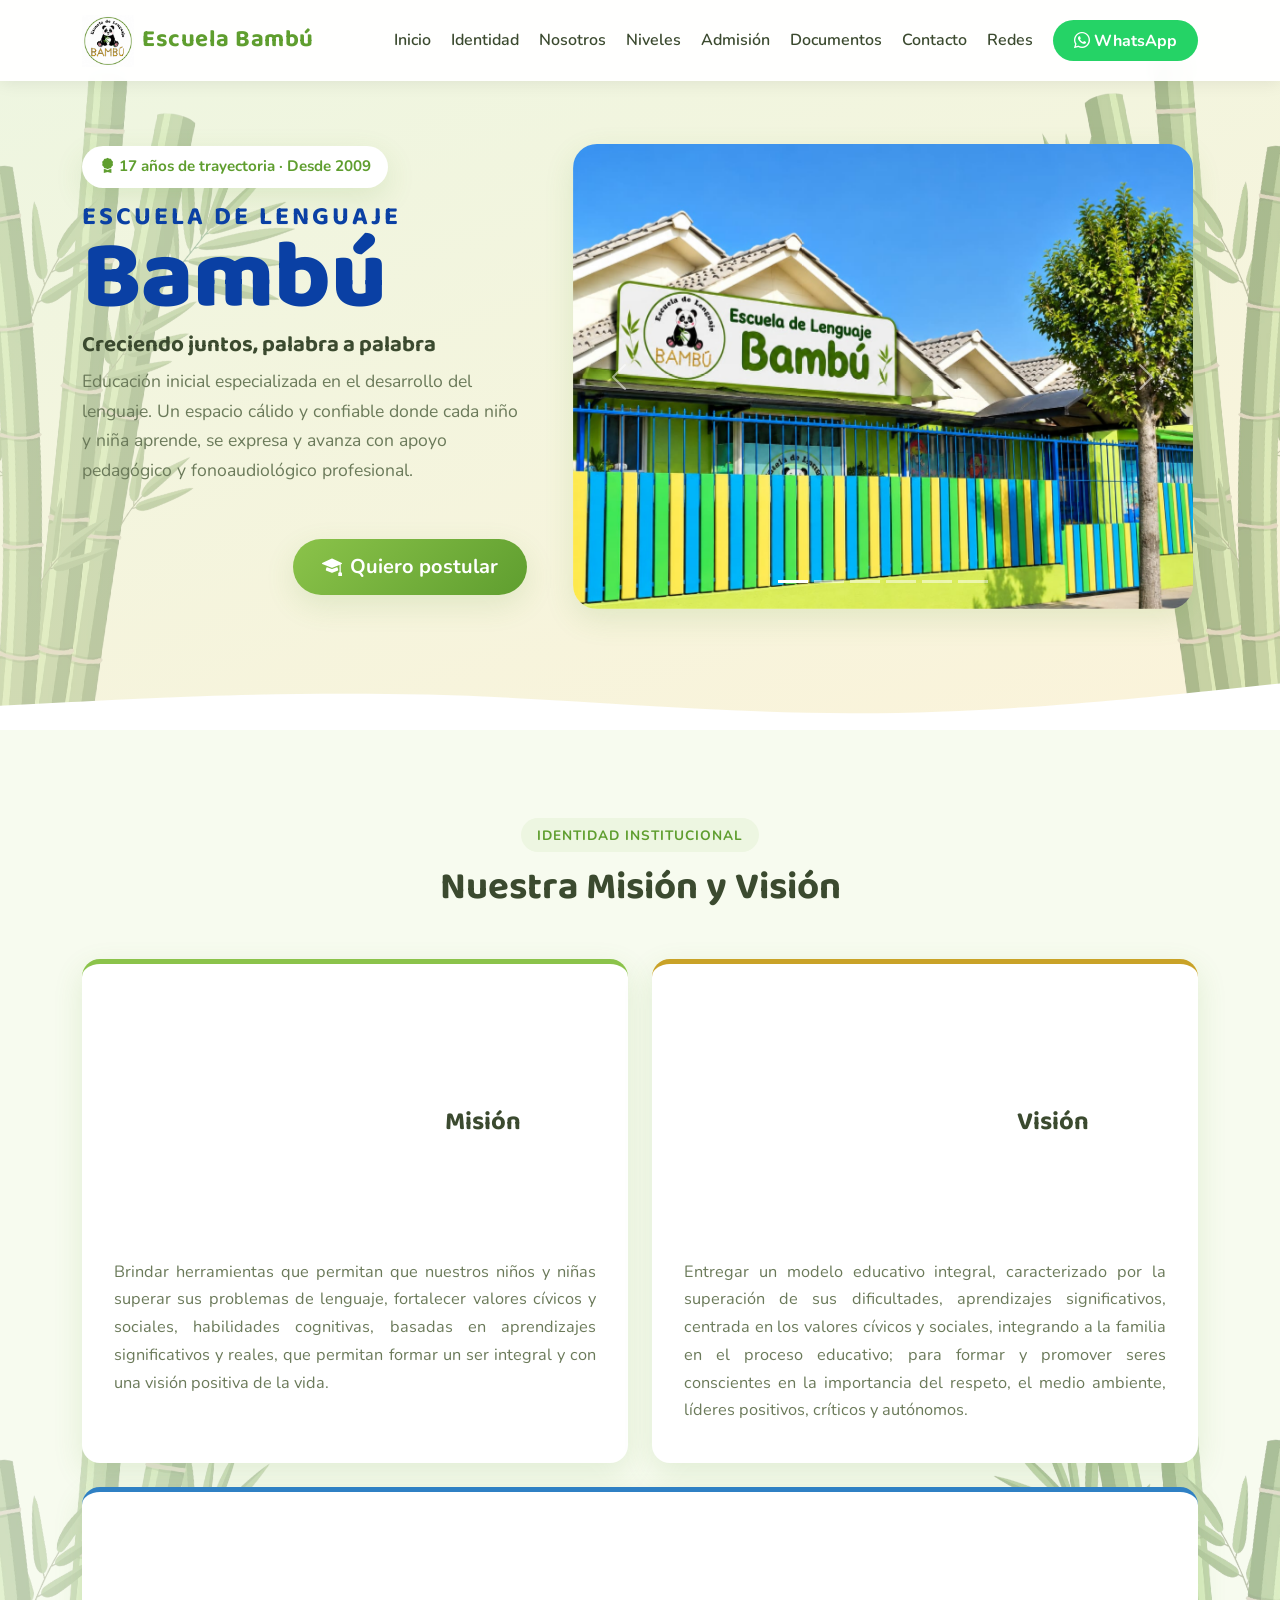
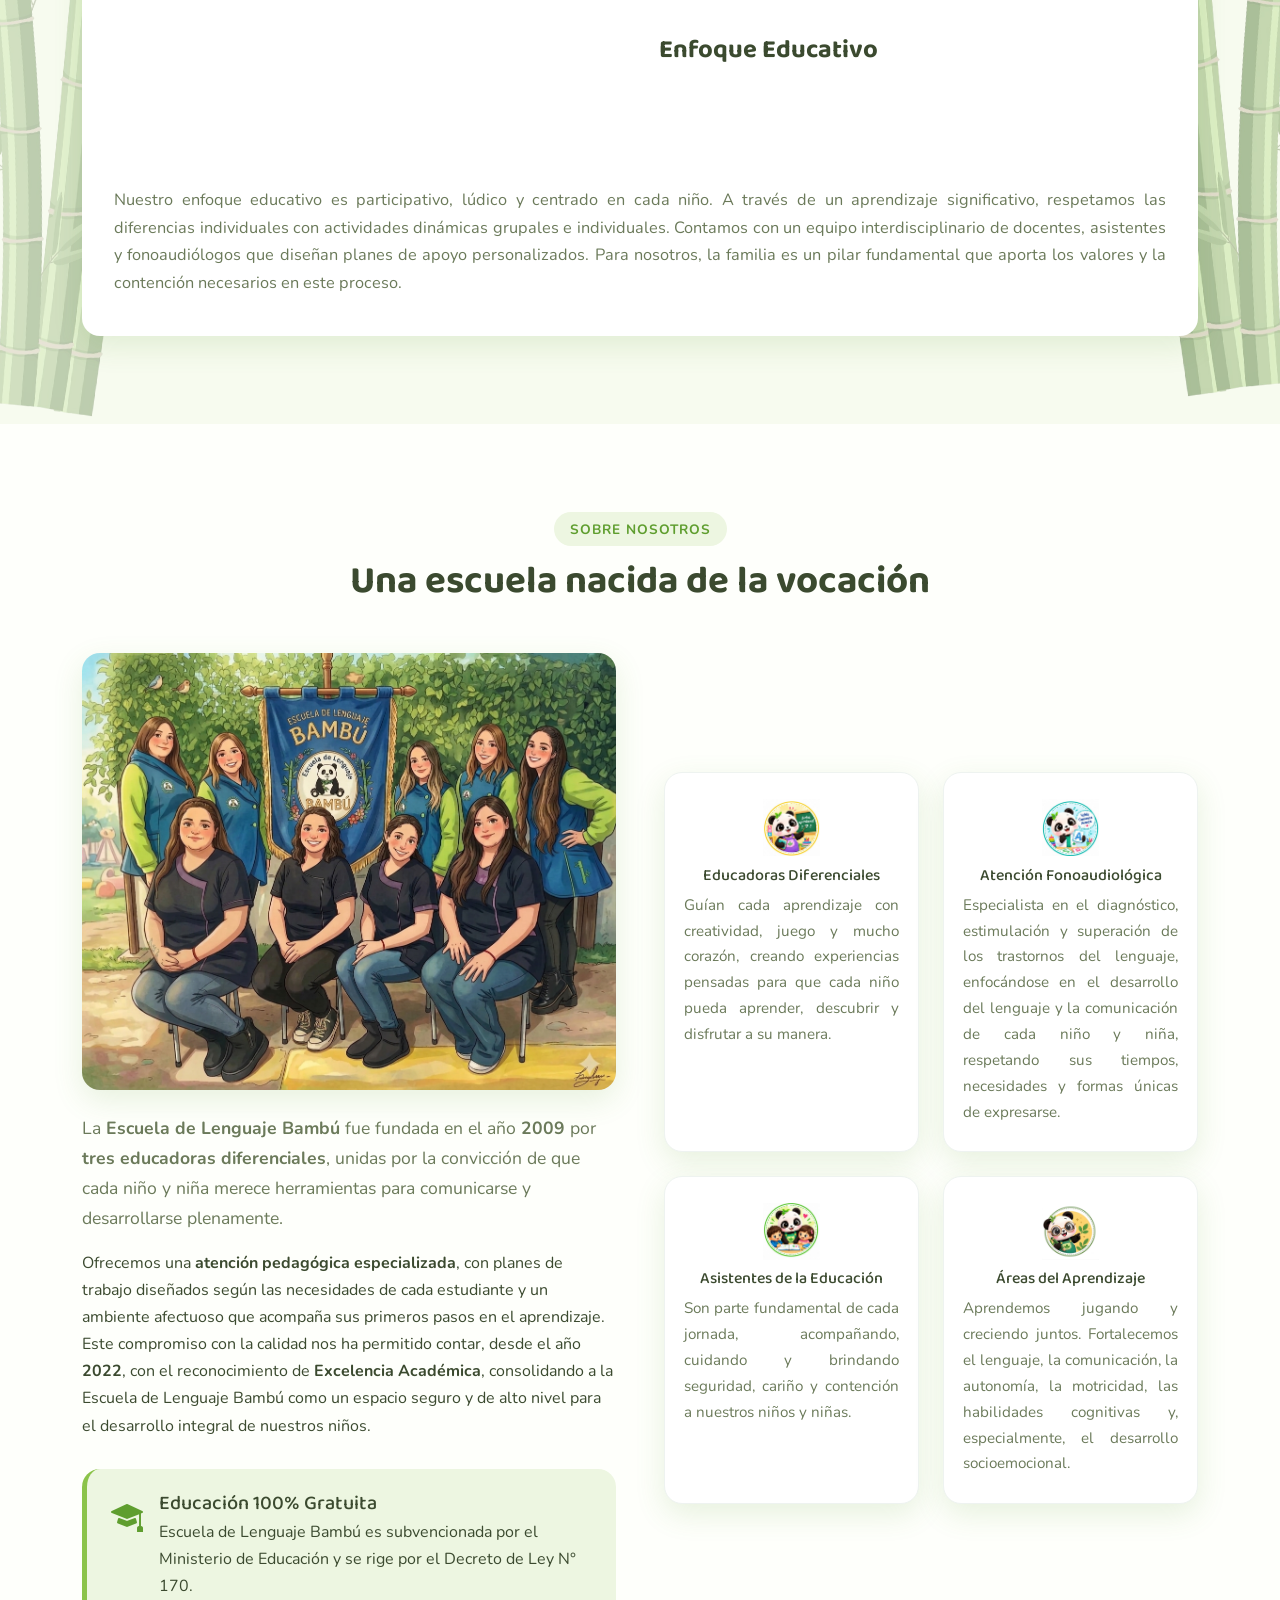
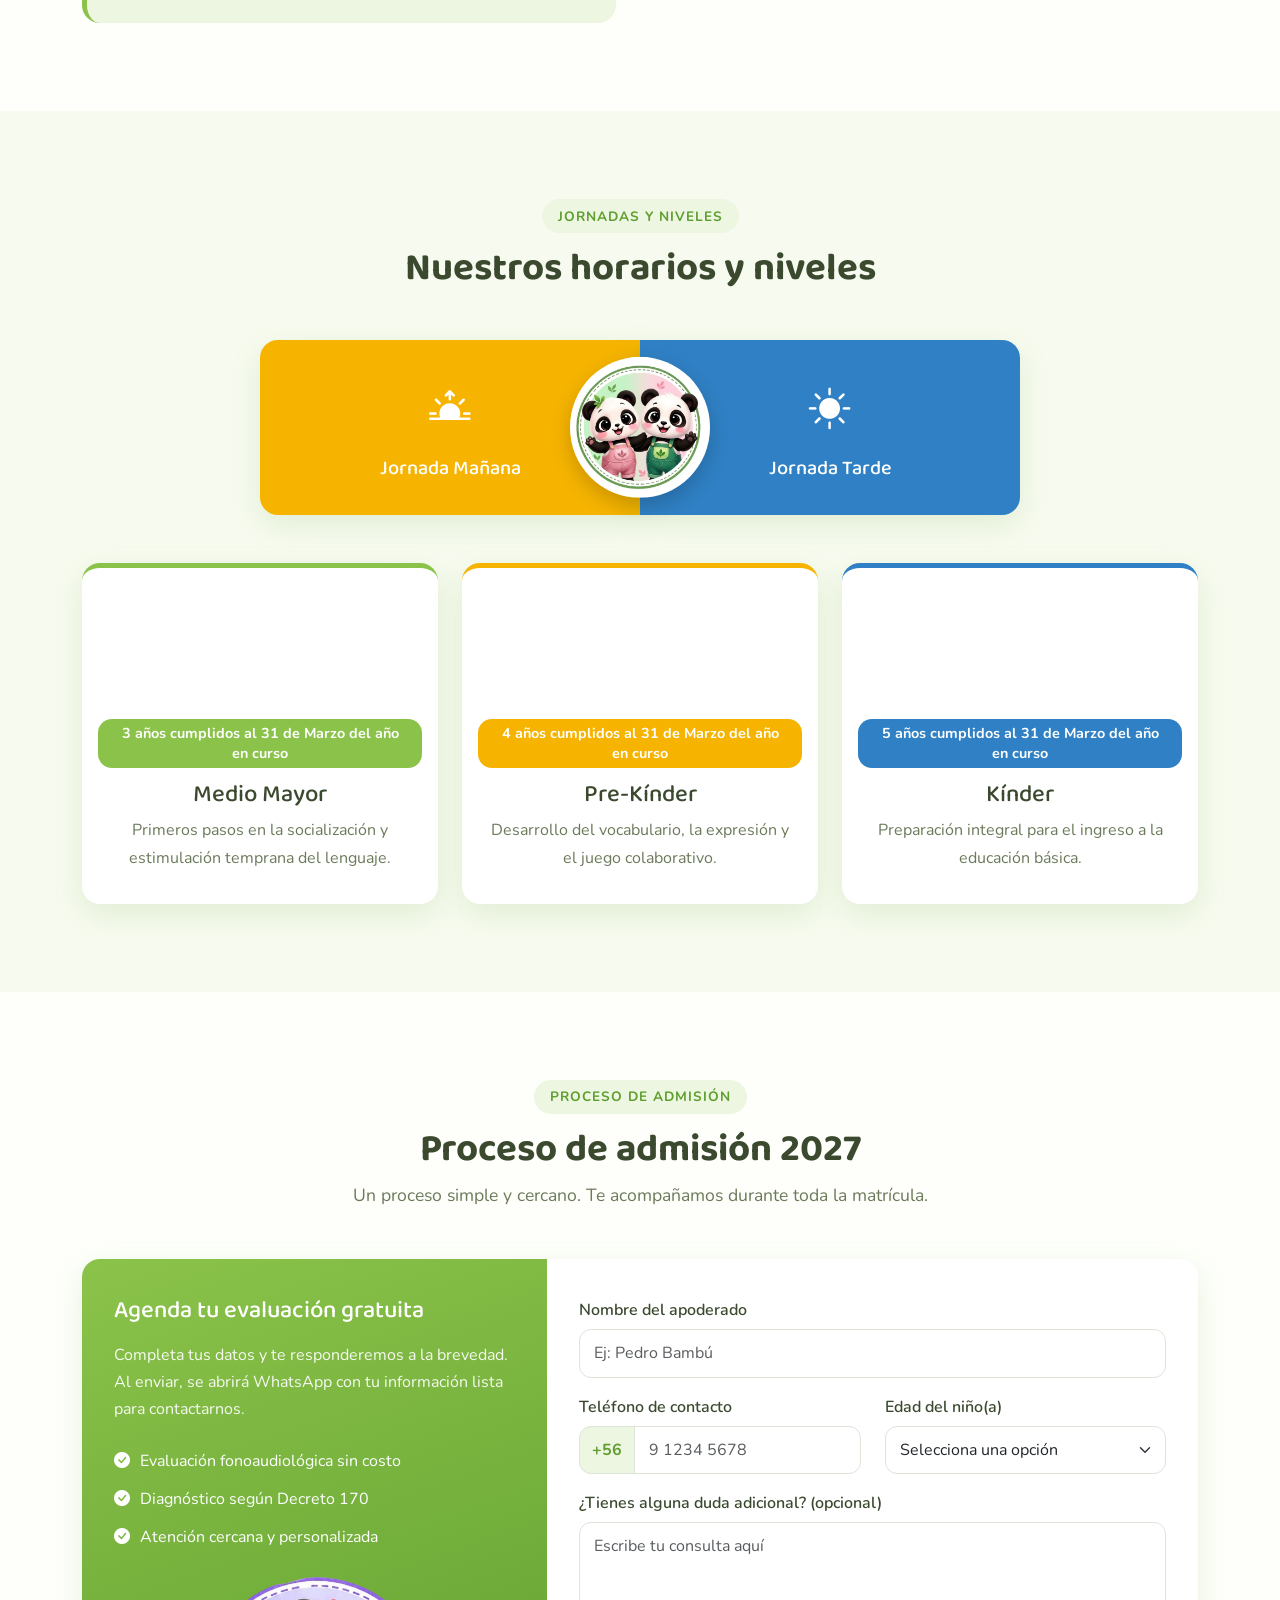
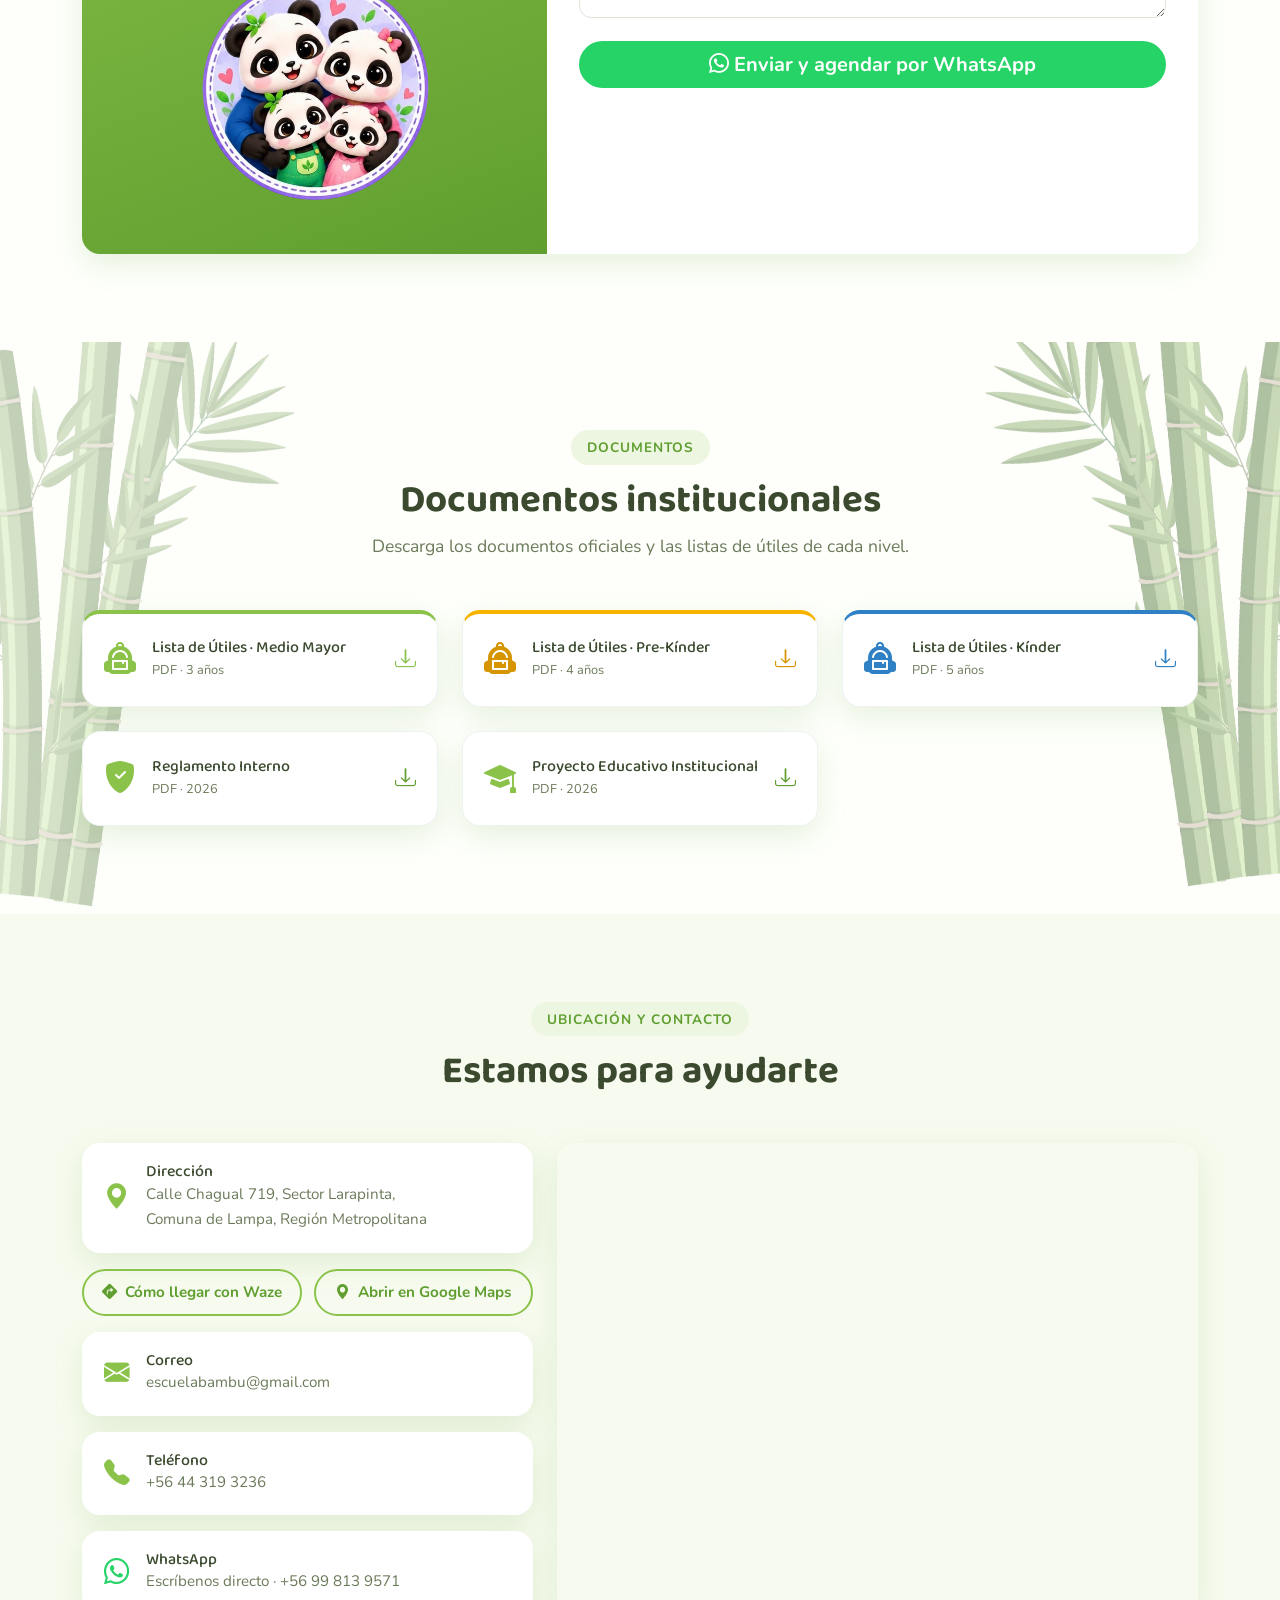
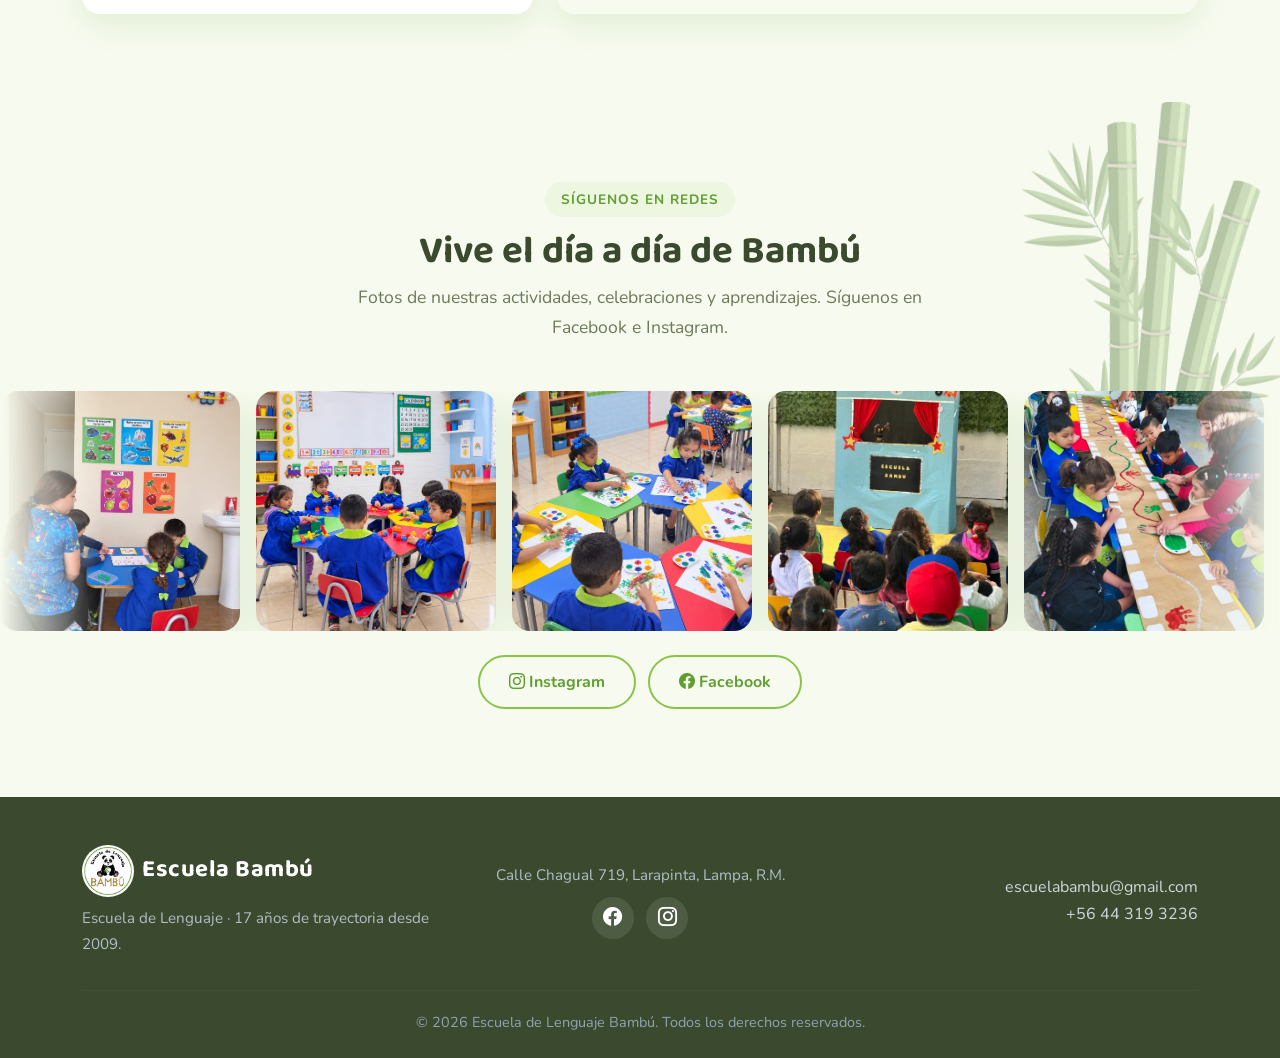
<file: index.html>
<!DOCTYPE html>
<html lang="es">
<head>
  <meta charset="UTF-8" />
  <meta name="viewport" content="width=device-width, initial-scale=1.0" />
  <meta name="description" content="Escuela de Lenguaje Bambú — Educación inicial especializada en el desarrollo del lenguaje. 17 años de trayectoria desde 2009. Lampa, Región Metropolitana." />
  <title>Escuela de Lenguaje Bambú | Educación inicial y desarrollo del lenguaje</title>

  <!-- URL canónica (versión oficial de la página para buscadores) -->
  <link rel="canonical" href="https://www.escuelabambu.cl/" />

  <!-- Open Graph (cómo se ve el enlace al compartir en WhatsApp, Facebook, etc.) -->
  <meta property="og:type" content="website" />
  <meta property="og:locale" content="es_CL" />
  <meta property="og:site_name" content="Escuela de Lenguaje Bambú" />
  <meta property="og:title" content="Escuela de Lenguaje Bambú | Educación inicial y desarrollo del lenguaje" />
  <meta property="og:description" content="Educación inicial especializada en el desarrollo del lenguaje. 17 años de trayectoria, apoyo fonoaudiológico y educación 100% gratuita en Lampa, Región Metropolitana." />
  <meta property="og:url" content="https://www.escuelabambu.cl/" />
  <meta property="og:image" content="https://www.escuelabambu.cl/assets/escuela_portada01.jpeg" />
  <meta property="og:image:alt" content="Frontis de la Escuela de Lenguaje Bambú" />

  <!-- Twitter Card -->
  <meta name="twitter:card" content="summary_large_image" />
  <meta name="twitter:title" content="Escuela de Lenguaje Bambú" />
  <meta name="twitter:description" content="Educación inicial especializada en el desarrollo del lenguaje. 17 años de trayectoria en Lampa, Región Metropolitana." />
  <meta name="twitter:image" content="https://www.escuelabambu.cl/assets/escuela_portada01.jpeg" />

  <!-- Favicon (ícono de la pestaña) -->
  <link rel="icon" href="favicon.ico" sizes="any" />
  <link rel="icon" type="image/jpeg" href="assets/logo_bambu.jpeg" />
  <link rel="apple-touch-icon" sizes="180x180" href="apple-touch-icon.png" />

  <!-- Datos estructurados (Schema.org) para SEO local -->
  <script type="application/ld+json">
  {
    "@context": "https://schema.org",
    "@type": "Preschool",
    "name": "Escuela de Lenguaje Bambú",
    "description": "Educación inicial especializada en el desarrollo del lenguaje. 17 años de trayectoria desde 2009, con apoyo pedagógico y fonoaudiológico profesional. Educación 100% gratuita en Lampa, Región Metropolitana.",
    "url": "https://www.escuelabambu.cl/",
    "logo": "https://www.escuelabambu.cl/assets/logo_bambu.jpeg",
    "image": "https://www.escuelabambu.cl/assets/escuela_portada01.jpeg",
    "foundingDate": "2009",
    "telephone": "+56443193236",
    "email": "escuelabambu@gmail.com",
    "address": {
      "@type": "PostalAddress",
      "streetAddress": "Calle Chagual 719, Sector Larapinta",
      "addressLocality": "Lampa",
      "addressRegion": "Región Metropolitana",
      "addressCountry": "CL"
    },
    "geo": {
      "@type": "GeoCoordinates",
      "latitude": -33.2948382,
      "longitude": -70.8821837
    },
    "sameAs": [
      "https://www.facebook.com/escueladelenguajebambu",
      "https://www.instagram.com/escueladelenguajebambu"
    ]
  }
  </script>

  <!-- Bootstrap 5 CSS -->
  <link href="https://cdn.jsdelivr.net/npm/bootstrap@5.3.3/dist/css/bootstrap.min.css" rel="stylesheet"
    integrity="sha384-QWTKZyjpPEjISv5WaRU9OFeRpok6YctnYmDr5pNlyT2bRjXh0JMhjY6hW+ALEwIH" crossorigin="anonymous" />
  <!-- Bootstrap Icons -->
  <link rel="stylesheet" href="https://cdn.jsdelivr.net/npm/bootstrap-icons@1.11.3/font/bootstrap-icons.min.css" />
  <!-- Google Fonts: cargamos todas las familias usadas por los temas -->
  <link rel="preconnect" href="https://fonts.googleapis.com" />
  <link rel="preconnect" href="https://fonts.gstatic.com" crossorigin />
  <link href="https://fonts.googleapis.com/css2?family=Baloo+2:wght@500;600;700;800&family=Comfortaa:wght@500;600;700&family=Fredoka:wght@500;600;700&family=Nunito:wght@400;600;700;800&family=Poppins:wght@400;500;600;700&family=Quicksand:wght@500;600;700&display=swap" rel="stylesheet" />

  <!-- CSS base (estructura del sitio) -->
  <link rel="stylesheet" href="css/styles.css?v=8" />

  <!-- ============================================================
       TEMA ACTIVO — cambia SOLO esta línea para probar cada paleta:
         css/theme-a.css  →  Durazno & Menta   (cálida y suave)
         css/theme-b.css  →  Cielo & Girasol   (alegre y luminosa)
         css/theme-c.css  →  Lavanda & Salvia  (calmada y moderna)
       ============================================================ -->
  <link rel="stylesheet" href="css/theme-a.css?v=3" />
</head>

<body>

  <!-- ===================== NAVBAR ===================== -->
  <nav class="navbar navbar-expand-xl fixed-top navbar-bambu" aria-label="Menú principal">
    <div class="container">
      <a class="navbar-brand d-flex align-items-center gap-2" href="#inicio">
        <img class="brand-logo" src="assets/logo_bambu.jpeg" alt="Logo Escuela de Lenguaje Bambú" />
        <span class="brand-text">Escuela Bambú</span>
      </a>

      <button class="navbar-toggler" type="button" data-bs-toggle="collapse" data-bs-target="#menuBambu"
        aria-controls="menuBambu" aria-expanded="false" aria-label="Abrir menú">
        <span class="navbar-toggler-icon"></span>
      </button>

      <div class="collapse navbar-collapse" id="menuBambu">
        <ul class="navbar-nav ms-auto mb-2 mb-xl-0 align-items-xl-center gap-xl-1">
          <li class="nav-item"><a class="nav-link" href="#inicio">Inicio</a></li>
          <li class="nav-item"><a class="nav-link" href="#mision-vision">Identidad</a></li>
          <li class="nav-item"><a class="nav-link" href="#nosotros">Nosotros</a></li>
          <li class="nav-item"><a class="nav-link" href="#niveles">Niveles</a></li>
          <li class="nav-item"><a class="nav-link" href="#admision">Admisión</a></li>
          <li class="nav-item"><a class="nav-link" href="#documentos">Documentos</a></li>
          <li class="nav-item"><a class="nav-link" href="#contacto">Contacto</a></li>
          <li class="nav-item"><a class="nav-link" href="#redes">Redes</a></li>
          <li class="nav-item ms-xl-2">
            <a class="btn btn-whatsapp" href="https://wa.me/56998139571" target="_blank" rel="noopener">
              <i class="bi bi-whatsapp" aria-hidden="true"></i> WhatsApp
            </a>
          </li>
        </ul>
      </div>
    </div>
  </nav>

  <!-- ===================== HERO / INICIO ===================== -->
  <header id="inicio" class="hero">
    <img src="assets/bambues.png" alt="" class="bamboo-deco bamboo-deco-tl" aria-hidden="true" />
    <img src="assets/bambues.png" alt="" class="bamboo-deco bamboo-deco-left" aria-hidden="true" />
    <div class="container">
      <div class="row align-items-center gx-4 gx-lg-5 gy-5">
        <div class="col-lg-5 text-center text-lg-start">
          <span class="badge-trayectoria mb-3">
            <i class="bi bi-award-fill" aria-hidden="true"></i> <span class="anios-trayectoria">17</span> años de trayectoria · Desde 2009
          </span>
          <h1 class="hero-title">
            <span class="hero-eyebrow">Escuela de Lenguaje</span>
            <span class="hero-brand">Bambú</span>
            <span class="hero-brand-line">Creciendo juntos, palabra a palabra</span>
          </h1>
          <p class="hero-subtitle">
            Educación inicial especializada en el desarrollo del lenguaje. Un espacio cálido y confiable donde cada
            niño y niña aprende, se expresa y avanza con apoyo pedagógico y fonoaudiológico profesional.
          </p>
          <div class="hero-actions">
            <video class="hero-actions-panda" autoplay loop muted playsinline aria-label="Panda de la Escuela de Lenguaje Bambú">
              <source src="assets/Panda_animado_saludov4.mp4" type="video/mp4" />
            </video>
            <div class="hero-actions-btns d-flex flex-column flex-sm-row gap-3 justify-content-center justify-content-lg-start align-items-center">
              <a href="#admision" class="btn btn-bambu-primary btn-lg">
                <i class="bi bi-mortarboard-fill" aria-hidden="true"></i> Quiero postular
              </a>
            </div>
          </div>
        </div>
        <div class="col-lg-7 text-center">
          <div class="hero-media">
            <div id="heroCarrusel" class="carousel slide hero-carrusel" data-bs-ride="carousel" data-bs-interval="4000">
              <div class="carousel-indicators">
                <button type="button" data-bs-target="#heroCarrusel" data-bs-slide-to="0" class="active" aria-current="true" aria-label="Foto 1"></button>
                <button type="button" data-bs-target="#heroCarrusel" data-bs-slide-to="1" aria-label="Foto 2"></button>
                <button type="button" data-bs-target="#heroCarrusel" data-bs-slide-to="2" aria-label="Foto 3"></button>
                <button type="button" data-bs-target="#heroCarrusel" data-bs-slide-to="3" aria-label="Foto 4"></button>
                <button type="button" data-bs-target="#heroCarrusel" data-bs-slide-to="4" aria-label="Foto 5"></button>
                <button type="button" data-bs-target="#heroCarrusel" data-bs-slide-to="5" aria-label="Foto 6"></button>
              </div>
              <div class="carousel-inner">
                <div class="carousel-item active">
                  <img src="assets/escuela_portada01.jpeg" alt="Frontis de la Escuela de Lenguaje Bambú con el nuevo logo" class="hero-img" />
                </div>
                <div class="carousel-item">
                  <img src="assets/escuela_portada02.jpeg" alt="Escuela de Lenguaje Bambú" class="hero-img" />
                </div>
                <div class="carousel-item">
                  <img src="assets/escuela_portada03.jpeg" alt="Escuela de Lenguaje Bambú" class="hero-img" />
                </div>
                <div class="carousel-item">
                  <img src="assets/escuela_portada04.jpeg" alt="Escuela de Lenguaje Bambú" class="hero-img" />
                </div>
                <div class="carousel-item">
                  <img src="assets/escuela_portada05_2.jpeg" alt="Escuela de Lenguaje Bambú" class="hero-img" />
                </div>
                <div class="carousel-item">
                  <img src="assets/escuela_portada06_2.jpeg" alt="Escuela de Lenguaje Bambú" class="hero-img" />
                </div>
              </div>
              <button class="carousel-control-prev" type="button" data-bs-target="#heroCarrusel" data-bs-slide="prev">
                <span class="carousel-control-prev-icon" aria-hidden="true"></span>
                <span class="visually-hidden">Anterior</span>
              </button>
              <button class="carousel-control-next" type="button" data-bs-target="#heroCarrusel" data-bs-slide="next">
                <span class="carousel-control-next-icon" aria-hidden="true"></span>
                <span class="visually-hidden">Siguiente</span>
              </button>
            </div>
          </div>
        </div>
      </div>
    </div>
    <div class="hero-wave" aria-hidden="true">
      <svg viewBox="0 0 1440 100" preserveAspectRatio="none"><path d="M0,64L80,58.7C160,53,320,43,480,48C640,53,800,75,960,74.7C1120,75,1280,53,1360,42.7L1440,32L1440,100L0,100Z"></path></svg>
    </div>
  </header>

  <!-- ===================== MISIÓN Y VISIÓN ===================== -->
  <section id="mision-vision" class="section section-alt has-bamboo">
    <img src="assets/bambues.png" alt="" class="bamboo-deco bamboo-deco-tl" aria-hidden="true" />
    <img src="assets/bambues.png" alt="" class="bamboo-deco bamboo-deco-left" aria-hidden="true" />
    <div class="container">
      <div class="text-center section-head">
        <span class="section-eyebrow">Identidad Institucional</span>
        <h2 class="section-title">Nuestra Misión y Visión</h2>
      </div>
      <div class="row g-4">
        <div class="col-lg-6">
          <div class="mv-card mv-mision">
            <div class="mv-head">
              <video class="mv-icon-img" autoplay loop muted playsinline aria-hidden="true">
                <source src="assets/Panda_Mision.mp4" type="video/mp4" />
              </video>
              <h2 class="mv-title">Misión</h2>
            </div>
            <p>Brindar herramientas que permitan que nuestros niños y niñas superar sus problemas de lenguaje,
              fortalecer valores cívicos y sociales, habilidades cognitivas, basadas en aprendizajes significativos
              y reales, que permitan formar un ser integral y con una visión positiva de la vida.</p>
          </div>
        </div>
        <div class="col-lg-6">
          <div class="mv-card mv-vision">
            <div class="mv-head">
              <video class="mv-icon-img" autoplay loop muted playsinline aria-hidden="true">
                <source src="assets/Panda_vision.mp4" type="video/mp4" />
              </video>
              <h2 class="mv-title">Visión</h2>
            </div>
            <p>Entregar un modelo educativo integral, caracterizado por la superación de sus dificultades,
              aprendizajes significativos, centrada en los valores cívicos y sociales, integrando a la familia en
              el proceso educativo; para formar y promover seres conscientes en la importancia del respeto, el medio
              ambiente, líderes positivos, críticos y autónomos.</p>
          </div>
        </div>
        <div class="col-12">
          <div class="mv-card mv-enfoque">
            <div class="mv-head">
              <video class="mv-icon-img" autoplay loop muted playsinline aria-hidden="true">
                <source src="assets/Panda_pei.mp4" type="video/mp4" />
              </video>
              <h2 class="mv-title">Enfoque Educativo</h2>
            </div>
            <p>Nuestro enfoque educativo es participativo, lúdico y centrado en cada niño. A través de un aprendizaje
              significativo, respetamos las diferencias individuales con actividades dinámicas grupales e individuales.
              Contamos con un equipo interdisciplinario de docentes, asistentes y fonoaudiólogos que diseñan planes de
              apoyo personalizados. Para nosotros, la familia es un pilar fundamental que aporta los valores y la
              contención necesarios en este proceso.</p>
          </div>
        </div>
      </div>
    </div>
  </section>

  <!-- ===================== SOBRE NOSOTROS ===================== -->
  <section id="nosotros" class="section">
    <div class="container">
      <div class="text-center section-head">
        <span class="section-eyebrow">Sobre nosotros</span>
        <h2 class="section-title">Una escuela nacida de la vocación</h2>
      </div>
      <div class="row align-items-center gx-4 gx-lg-5 gy-5">
        <div class="col-lg-6">
          <img src="assets/equipo-bambu.jpg" alt="Equipo de educadoras de la Escuela de Lenguaje Bambú" class="img-fluid rounded-media mb-4" />
          <p class="lead-text">
            La <strong>Escuela de Lenguaje Bambú</strong> fue fundada en el año <strong>2009</strong> por
            <strong>tres educadoras diferenciales</strong>, unidas por la convicción de que cada niño y niña
            merece herramientas para comunicarse y desarrollarse plenamente.
          </p>
          <p>
            Ofrecemos una <strong>atención pedagógica especializada</strong>, con planes de trabajo diseñados
            según las necesidades de cada estudiante y un ambiente afectuoso que acompaña sus primeros pasos en
            el aprendizaje. Este compromiso con la calidad nos ha permitido contar, desde el año <strong>2022</strong>,
            con el reconocimiento de <strong>Excelencia Académica</strong>, consolidando a la Escuela de Lenguaje
            Bambú como un espacio seguro y de alto nivel para el desarrollo integral de nuestros niños.
          </p>
          <div class="highlight-card">
            <i class="bi bi-mortarboard-fill" aria-hidden="true"></i>
            <div>
              <h3 class="h5 mb-1">Educación 100% Gratuita</h3>
              <p class="mb-0">Escuela de Lenguaje Bambú es subvencionada por el Ministerio de Educación y se rige
                por el Decreto de Ley N° 170.</p>
            </div>
          </div>
        </div>
        <div class="col-lg-6">
          <div class="row g-4">
            <div class="col-12 col-md-6">
              <div class="value-card">
                <img src="assets/panda_profe.png" alt="Educadora diferencial" class="value-card-img" />
                <h3 class="h6">Educadoras Diferenciales</h3>
                <p>Guían cada aprendizaje con creatividad, juego y mucho corazón, creando experiencias pensadas
                  para que cada niño pueda aprender, descubrir y disfrutar a su manera.</p>
              </div>
            </div>
            <div class="col-12 col-md-6">
              <div class="value-card">
                <img src="assets/panda_fono.png" alt="Atención fonoaudiológica" class="value-card-img" />
                <h3 class="h6">Atención Fonoaudiológica</h3>
                <p>Especialista en el diagnóstico, estimulación y superación de los trastornos del lenguaje,
                  enfocándose en el desarrollo del lenguaje y la comunicación de cada niño y niña, respetando sus
                  tiempos, necesidades y formas únicas de expresarse.</p>
              </div>
            </div>
            <div class="col-12 col-md-6">
              <div class="value-card">
                <img src="assets/Panda_asistente.png" alt="Asistente de la educación" class="value-card-img" />
                <h3 class="h6">Asistentes de la Educación</h3>
                <p>Son parte fundamental de cada jornada, acompañando, cuidando y brindando seguridad, cariño y
                  contención a nuestros niños y niñas.</p>
              </div>
            </div>
            <div class="col-12 col-md-6">
              <div class="value-card">
                <img src="assets/Panda_lentes.jpeg" alt="Áreas del aprendizaje" class="value-card-img" />
                <h3 class="h6">Áreas del Aprendizaje</h3>
                <p>Aprendemos jugando y creciendo juntos. Fortalecemos el lenguaje, la comunicación, la autonomía,
                  la motricidad, las habilidades cognitivas y, especialmente, el desarrollo socioemocional.</p>
              </div>
            </div>
          </div>
        </div>
      </div>
    </div>
  </section>

  <!-- ===================== JORNADAS Y NIVELES ===================== -->
  <section id="niveles" class="section section-alt">
    <div class="container">
      <div class="text-center section-head">
        <span class="section-eyebrow">Jornadas y niveles</span>
        <h2 class="section-title">Nuestros horarios y niveles</h2>
      </div>

      <!-- Jornadas -->
      <div class="jornadas-wrap mb-5">
        <div class="jornada-card jornada-manana">
          <i class="bi bi-sunrise-fill" aria-hidden="true"></i>
          <h3 class="h5 mb-0">Jornada Mañana</h3>
        </div>
        <div class="jornada-card jornada-tarde">
          <i class="bi bi-sun-fill" aria-hidden="true"></i>
          <h3 class="h5 mb-0">Jornada Tarde</h3>
        </div>
        <img src="assets/panda_manana_tarde.jpeg" alt="Panda de jornada mañana y tarde" class="jornadas-panda" />
      </div>

      <!-- Niveles -->
      <div class="row g-4">
        <div class="col-md-4">
          <div class="nivel-card nivel-verde">
            <video class="nivel-img" autoplay loop muted playsinline aria-label="Nivel Medio Mayor">
              <source src="assets/Panda_Medio_Mayor.mp4" type="video/mp4" />
            </video>
            <span class="nivel-edad">3 años cumplidos al 31 de Marzo del año en curso</span>
            <h3 class="h4">Medio Mayor</h3>
            <p>Primeros pasos en la socialización y estimulación temprana del lenguaje.</p>
          </div>
        </div>
        <div class="col-md-4">
          <div class="nivel-card nivel-amarillo">
            <video class="nivel-img" autoplay loop muted playsinline aria-label="Nivel Pre-Kínder">
              <source src="assets/Panda_PreKinder.mp4" type="video/mp4" />
            </video>
            <span class="nivel-edad">4 años cumplidos al 31 de Marzo del año en curso</span>
            <h3 class="h4">Pre-Kínder</h3>
            <p>Desarrollo del vocabulario, la expresión y el juego colaborativo.</p>
          </div>
        </div>
        <div class="col-md-4">
          <div class="nivel-card nivel-azul">
            <video class="nivel-img" autoplay loop muted playsinline aria-label="Nivel Kínder">
              <source src="assets/Panda_Kinder.mp4" type="video/mp4" />
            </video>
            <span class="nivel-edad">5 años cumplidos al 31 de Marzo del año en curso</span>
            <h3 class="h4">Kínder</h3>
            <p>Preparación integral para el ingreso a la educación básica.</p>
          </div>
        </div>
      </div>
    </div>
  </section>

  <!-- ===================== PROCESO DE ADMISIÓN ===================== -->
  <section id="admision" class="section">
    <div class="container">
      <div class="text-center section-head">
        <span class="section-eyebrow">Proceso de admisión</span>
        <h2 class="section-title">Proceso de admisión 2027</h2>
        <p class="section-lead mx-auto">Un proceso simple y cercano. Te acompañamos durante toda la matrícula.</p>
      </div>

      <!-- Formulario de agendamiento (envía por WhatsApp) -->
      <div class="admision-form-wrap mt-5">
        <div class="row g-0 align-items-stretch">
          <div class="col-lg-5 admision-form-info">
            <h3 class="h4 mb-3">Agenda tu evaluación gratuita</h3>
            <p class="mb-4">Completa tus datos y te responderemos a la brevedad. Al enviar, se abrirá WhatsApp con
              tu información lista para contactarnos.</p>
            <ul class="admision-form-list">
              <li><i class="bi bi-check-circle-fill" aria-hidden="true"></i> Evaluación fonoaudiológica sin costo</li>
              <li><i class="bi bi-check-circle-fill" aria-hidden="true"></i> Diagnóstico según Decreto 170</li>
              <li><i class="bi bi-check-circle-fill" aria-hidden="true"></i> Atención cercana y personalizada</li>
            </ul>
            <img src="assets/panda_familia_edit.png" alt="Familia panda de la Escuela de Lenguaje Bambú" class="admision-form-img" />
          </div>
          <div class="col-lg-7">
            <form class="admision-form" id="formAdmision" novalidate>
              <div class="mb-3">
                <label for="fApoderado" class="form-label">Nombre del apoderado</label>
                <input type="text" class="form-control" id="fApoderado" required placeholder="Ej: Pedro Bambú" />
              </div>
              <div class="row">
                <div class="col-sm-6 mb-3">
                  <label for="fTelefono" class="form-label">Teléfono de contacto</label>
                  <div class="input-group">
                    <span class="input-group-text">+56</span>
                    <input type="tel" class="form-control" id="fTelefono" required placeholder="9 1234 5678" />
                  </div>
                </div>
                <div class="col-sm-6 mb-3">
                  <label for="fEdad" class="form-label">Edad del niño(a)</label>
                  <select class="form-select" id="fEdad" required>
                    <option value="" selected disabled>Selecciona una opción</option>
                    <option value="3 años (Medio Mayor)">3 años (Medio Mayor)</option>
                    <option value="4 años (Pre-Kínder)">4 años (Pre-Kínder)</option>
                    <option value="5 años (Kínder)">5 años (Kínder)</option>
                  </select>
                </div>
              </div>
              <div class="mb-3">
                <label for="fDuda" class="form-label">¿Tienes alguna duda adicional? (opcional)</label>
                <textarea class="form-control" id="fDuda" rows="3" placeholder="Escribe tu consulta aquí"></textarea>
              </div>
              <button type="submit" class="btn btn-whatsapp btn-lg w-100">
                <i class="bi bi-whatsapp" aria-hidden="true"></i> Enviar y agendar por WhatsApp
              </button>
              <div id="formAdmisionMsg" class="admision-form-msg" role="status" aria-live="polite" hidden>
                <i class="bi bi-check-circle-fill" aria-hidden="true"></i>
                <span>Abriendo WhatsApp con tus datos… Si no se abre,
                  <a id="formAdmisionLink" href="#" target="_blank" rel="noopener">haz clic aquí</a>.</span>
              </div>
            </form>
          </div>
        </div>
      </div>
    </div>
  </section>

  <!-- ===================== DOCUMENTOS ===================== -->
  <section id="documentos" class="section has-bamboo">
    <img src="assets/bambues.png" alt="" class="bamboo-deco bamboo-deco-tl" aria-hidden="true" />
    <img src="assets/bambues.png" alt="" class="bamboo-deco bamboo-deco-left" aria-hidden="true" />
    <div class="container">
      <div class="text-center section-head">
        <span class="section-eyebrow">Documentos</span>
        <h2 class="section-title">Documentos institucionales</h2>
        <p class="section-lead mx-auto">Descarga los documentos oficiales y las listas de útiles de cada nivel.</p>
      </div>

      <div class="row g-4">
        <div class="col-md-6 col-lg-4">
          <a class="doc-card doc-verde" href="assets/docs/LISTA_UTILES_MEDIO_MAYOR_2026.pdf" target="_blank" rel="noopener">
            <i class="bi bi-backpack2-fill doc-icon" aria-hidden="true"></i>
            <div class="doc-info">
              <h3 class="h6 mb-0">Lista de Útiles · Medio Mayor</h3>
              <span class="doc-meta">PDF · 3 años</span>
            </div>
            <i class="bi bi-download doc-dl" aria-hidden="true"></i>
          </a>
        </div>
        <div class="col-md-6 col-lg-4">
          <a class="doc-card doc-amarillo" href="assets/docs/LISTA_UTILES_PRE_KINDER_2026.pdf" target="_blank" rel="noopener">
            <i class="bi bi-backpack2-fill doc-icon" aria-hidden="true"></i>
            <div class="doc-info">
              <h3 class="h6 mb-0">Lista de Útiles · Pre-Kínder</h3>
              <span class="doc-meta">PDF · 4 años</span>
            </div>
            <i class="bi bi-download doc-dl" aria-hidden="true"></i>
          </a>
        </div>
        <div class="col-md-6 col-lg-4">
          <a class="doc-card doc-azul" href="assets/docs/LISTA_UTILES_KINDER_2026.pdf" target="_blank" rel="noopener">
            <i class="bi bi-backpack2-fill doc-icon" aria-hidden="true"></i>
            <div class="doc-info">
              <h3 class="h6 mb-0">Lista de Útiles · Kínder</h3>
              <span class="doc-meta">PDF · 5 años</span>
            </div>
            <i class="bi bi-download doc-dl" aria-hidden="true"></i>
          </a>
        </div>
        <div class="col-md-6 col-lg-4">
          <a class="doc-card" href="assets/docs/RICE_2026.pdf" target="_blank" rel="noopener">
            <i class="bi bi-shield-fill-check doc-icon" aria-hidden="true"></i>
            <div class="doc-info">
              <h3 class="h6 mb-0">Reglamento Interno</h3>
              <span class="doc-meta">PDF · 2026</span>
            </div>
            <i class="bi bi-download doc-dl" aria-hidden="true"></i>
          </a>
        </div>
        <div class="col-md-6 col-lg-4">
          <a class="doc-card" href="assets/docs/PROYECTO_EDUCATIVO_2026.pdf" target="_blank" rel="noopener">
            <i class="bi bi-mortarboard-fill doc-icon" aria-hidden="true"></i>
            <div class="doc-info">
              <h3 class="h6 mb-0">Proyecto Educativo Institucional</h3>
              <span class="doc-meta">PDF · 2026</span>
            </div>
            <i class="bi bi-download doc-dl" aria-hidden="true"></i>
          </a>
        </div>
      </div>
    </div>
  </section>

  <!-- ===================== CONTACTO ===================== -->
  <section id="contacto" class="section section-alt">
    <div class="container">
      <div class="text-center section-head">
        <span class="section-eyebrow">Ubicación y Contacto</span>
        <h2 class="section-title">Estamos para ayudarte</h2>
      </div>

      <div class="row g-4 align-items-stretch">
        <div class="col-lg-5">
          <div class="contacto-info">
            <a class="contacto-item" href="https://maps.google.com/?q=Calle+Chagual+719+Larapinta+Lampa" target="_blank" rel="noopener">
              <i class="bi bi-geo-alt-fill" aria-hidden="true"></i>
              <div>
                <h3 class="h6 mb-0">Dirección</h3>
                <p class="mb-0">Calle Chagual 719, Sector Larapinta,<br>Comuna de Lampa, Región Metropolitana</p>
              </div>
            </a>
            <div class="contacto-rutas">
              <a class="btn btn-bambu-outline" href="https://waze.com/ul?ll=-33.2948382%2C-70.8821837&navigate=yes&zoom=17" target="_blank" rel="noopener">
                <i class="bi bi-sign-turn-right-fill" aria-hidden="true"></i> Cómo llegar con Waze
              </a>
              <a class="btn btn-bambu-outline" href="https://maps.google.com/?q=Calle+Chagual+719+Larapinta+Lampa" target="_blank" rel="noopener">
                <i class="bi bi-geo-alt-fill" aria-hidden="true"></i> Abrir en Google Maps
              </a>
            </div>
            <a class="contacto-item" href="mailto:escuelabambu@gmail.com">
              <i class="bi bi-envelope-fill" aria-hidden="true"></i>
              <div>
                <h3 class="h6 mb-0">Correo</h3>
                <p class="mb-0">escuelabambu@gmail.com</p>
              </div>
            </a>
            <a class="contacto-item" href="tel:+56443193236">
              <i class="bi bi-telephone-fill" aria-hidden="true"></i>
              <div>
                <h3 class="h6 mb-0">Teléfono</h3>
                <p class="mb-0">+56 44 319 3236</p>
              </div>
            </a>
            <a class="contacto-item contacto-item-wa" href="https://wa.me/56998139571" target="_blank" rel="noopener">
              <i class="bi bi-whatsapp" aria-hidden="true"></i>
              <div>
                <h3 class="h6 mb-0">WhatsApp</h3>
                <p class="mb-0">Escríbenos directo · +56&nbsp;99&nbsp;813&nbsp;9571</p>
              </div>
            </a>
          </div>
        </div>
        <div class="col-lg-7">
          <div class="mapa-wrapper">
            <!-- Mapa interactivo — Escuela de Lenguaje Bambú (ubicación exacta) -->
            <iframe
              title="Ubicación Escuela de Lenguaje Bambú — Calle Chagual 719, Larapinta, Lampa"
              src="https://www.google.com/maps/embed?pb=!1m18!1m12!1m3!1d3334.9164360147292!2d-70.88483942352032!3d-33.29484908956177!2m3!1f0!2f0!3f0!3m2!1i1024!2i768!4f13.1!3m3!1m2!1s0x96629442170c4d05%3A0x73df2f5a25b348f0!2sEscuela%20de%20Lenguaje%20Bambu!5e0!3m2!1ses!2scl!4v1790729912639!5m2!1ses!2scl"
              loading="lazy" referrerpolicy="strict-origin-when-cross-origin" allowfullscreen></iframe>
          </div>
        </div>
      </div>
    </div>
  </section>

  <!-- ===================== BANNER REDES SOCIALES ===================== -->
  <section id="redes" class="section-redes">
    <img src="assets/bambues.png" alt="" class="bamboo-deco bamboo-deco-redes" aria-hidden="true" />
    <div class="container text-center">
      <div class="section-head">
        <span class="section-eyebrow">Síguenos en redes</span>
        <h2 class="section-title">Vive el día a día de Bambú</h2>
        <p class="section-lead mx-auto">Fotos de nuestras actividades, celebraciones y aprendizajes. Síguenos en
          Facebook e Instagram.</p>
      </div>
    </div>

    <!-- Galería de desplazamiento automático continuo (marquee infinito) -->
    <div class="redes-marquee" aria-label="Galería de publicaciones en redes sociales">
      <div class="redes-track">
        <!-- Grupo de fotos (se duplica más abajo para el loop continuo) -->
        <a class="redes-item" href="https://www.facebook.com/escueladelenguajebambu" target="_blank" rel="noopener" aria-label="Ver en Facebook">
          <img src="assets/fotos_carrusel_abajo_02.jpeg" alt="Actividad de la Escuela de Lenguaje Bambú" loading="lazy" />
          <span class="redes-overlay"><i class="bi bi-facebook"></i></span>
        </a>
        <a class="redes-item" href="https://www.instagram.com/escueladelenguajebambu" target="_blank" rel="noopener" aria-label="Ver en Instagram">
          <img src="assets/fotos_carrusel_abajo_03.jpeg" alt="Actividad de la Escuela de Lenguaje Bambú" loading="lazy" />
          <span class="redes-overlay"><i class="bi bi-instagram"></i></span>
        </a>
        <a class="redes-item" href="https://www.facebook.com/escueladelenguajebambu" target="_blank" rel="noopener" aria-label="Ver en Facebook">
          <img src="assets/fotos_carrusel_abajo_06.jpeg" alt="Actividad de la Escuela de Lenguaje Bambú" loading="lazy" />
          <span class="redes-overlay"><i class="bi bi-facebook"></i></span>
        </a>
        <a class="redes-item" href="https://www.instagram.com/escueladelenguajebambu" target="_blank" rel="noopener" aria-label="Ver en Instagram">
          <img src="assets/fotos_carrusel_abajo_07.jpeg" alt="Actividad de la Escuela de Lenguaje Bambú" loading="lazy" />
          <span class="redes-overlay"><i class="bi bi-instagram"></i></span>
        </a>
        <a class="redes-item" href="https://www.facebook.com/escueladelenguajebambu" target="_blank" rel="noopener" aria-label="Ver en Facebook">
          <img src="assets/fotos_carrusel_abajo_08.jpeg" alt="Actividad de la Escuela de Lenguaje Bambú" loading="lazy" />
          <span class="redes-overlay"><i class="bi bi-facebook"></i></span>
        </a>
        <a class="redes-item" href="https://www.instagram.com/escueladelenguajebambu" target="_blank" rel="noopener" aria-label="Ver en Instagram">
          <img src="assets/fotos_carrusel_abajo_09.jpeg" alt="Actividad de la Escuela de Lenguaje Bambú" loading="lazy" />
          <span class="redes-overlay"><i class="bi bi-instagram"></i></span>
        </a>
        <a class="redes-item" href="https://www.facebook.com/escueladelenguajebambu" target="_blank" rel="noopener" aria-label="Ver en Facebook">
          <img src="assets/fotos_carrusel_abajo_10.jpeg" alt="Actividad de la Escuela de Lenguaje Bambú" loading="lazy" />
          <span class="redes-overlay"><i class="bi bi-facebook"></i></span>
        </a>
        <a class="redes-item" href="https://www.instagram.com/escueladelenguajebambu" target="_blank" rel="noopener" aria-label="Ver en Instagram">
          <img src="assets/fotos_carrusel_abajo_11.jpeg" alt="Actividad de la Escuela de Lenguaje Bambú" loading="lazy" />
          <span class="redes-overlay"><i class="bi bi-instagram"></i></span>
        </a>
        <a class="redes-item" href="https://www.facebook.com/escueladelenguajebambu" target="_blank" rel="noopener" aria-label="Ver en Facebook">
          <img src="assets/fotos_carrusel_abajo_12.jpeg" alt="Actividad de la Escuela de Lenguaje Bambú" loading="lazy" />
          <span class="redes-overlay"><i class="bi bi-facebook"></i></span>
        </a>
        <a class="redes-item" href="https://www.instagram.com/escueladelenguajebambu" target="_blank" rel="noopener" aria-label="Ver en Instagram">
          <img src="assets/fotos_carrusel_abajo_13.jpeg" alt="Actividad de la Escuela de Lenguaje Bambú" loading="lazy" />
          <span class="redes-overlay"><i class="bi bi-instagram"></i></span>
        </a>
        <a class="redes-item" href="https://www.facebook.com/escueladelenguajebambu" target="_blank" rel="noopener" aria-label="Ver en Facebook">
          <img src="assets/fotos_carrusel_abajo_14.jpeg" alt="Actividad de la Escuela de Lenguaje Bambú" loading="lazy" />
          <span class="redes-overlay"><i class="bi bi-facebook"></i></span>
        </a>
        <a class="redes-item" href="https://www.instagram.com/escueladelenguajebambu" target="_blank" rel="noopener" aria-label="Ver en Instagram">
          <img src="assets/fotos_carrusel_abajo_15.jpeg" alt="Actividad de la Escuela de Lenguaje Bambú" loading="lazy" />
          <span class="redes-overlay"><i class="bi bi-instagram"></i></span>
        </a>
        <a class="redes-item" href="https://www.facebook.com/escueladelenguajebambu" target="_blank" rel="noopener" aria-label="Ver en Facebook">
          <img src="assets/fotos_carrusel_abajo_16.jpeg" alt="Actividad de la Escuela de Lenguaje Bambú" loading="lazy" />
          <span class="redes-overlay"><i class="bi bi-facebook"></i></span>
        </a>
        <a class="redes-item" href="https://www.instagram.com/escueladelenguajebambu" target="_blank" rel="noopener" aria-label="Ver en Instagram">
          <img src="assets/fotos_carrusel_abajo_17.jpeg" alt="Actividad de la Escuela de Lenguaje Bambú" loading="lazy" />
          <span class="redes-overlay"><i class="bi bi-instagram"></i></span>
        </a>
        <a class="redes-item" href="https://www.facebook.com/escueladelenguajebambu" target="_blank" rel="noopener" aria-label="Ver en Facebook">
          <img src="assets/fotos_carrusel_abajo_18.jpeg" alt="Actividad de la Escuela de Lenguaje Bambú" loading="lazy" />
          <span class="redes-overlay"><i class="bi bi-facebook"></i></span>
        </a>
        <a class="redes-item" href="https://www.instagram.com/escueladelenguajebambu" target="_blank" rel="noopener" aria-label="Ver en Instagram">
          <img src="assets/fotos_carrusel_abajo_19.jpeg" alt="Actividad de la Escuela de Lenguaje Bambú" loading="lazy" />
          <span class="redes-overlay"><i class="bi bi-instagram"></i></span>
        </a>
        <a class="redes-item" href="https://www.facebook.com/escueladelenguajebambu" target="_blank" rel="noopener" aria-label="Ver en Facebook">
          <img src="assets/fotos_carrusel_abajo_20.jpeg" alt="Actividad de la Escuela de Lenguaje Bambú" loading="lazy" />
          <span class="redes-overlay"><i class="bi bi-facebook"></i></span>
        </a>

        <!-- Copia idéntica del grupo (aria-hidden) para lograr el loop sin cortes -->
        <a class="redes-item" href="https://www.facebook.com/escueladelenguajebambu" target="_blank" rel="noopener" aria-hidden="true" tabindex="-1">
          <img src="assets/fotos_carrusel_abajo_02.jpeg" alt="" loading="lazy" />
          <span class="redes-overlay"><i class="bi bi-facebook"></i></span>
        </a>
        <a class="redes-item" href="https://www.instagram.com/escueladelenguajebambu" target="_blank" rel="noopener" aria-hidden="true" tabindex="-1">
          <img src="assets/fotos_carrusel_abajo_03.jpeg" alt="" loading="lazy" />
          <span class="redes-overlay"><i class="bi bi-instagram"></i></span>
        </a>
        <a class="redes-item" href="https://www.facebook.com/escueladelenguajebambu" target="_blank" rel="noopener" aria-hidden="true" tabindex="-1">
          <img src="assets/fotos_carrusel_abajo_06.jpeg" alt="" loading="lazy" />
          <span class="redes-overlay"><i class="bi bi-facebook"></i></span>
        </a>
        <a class="redes-item" href="https://www.instagram.com/escueladelenguajebambu" target="_blank" rel="noopener" aria-hidden="true" tabindex="-1">
          <img src="assets/fotos_carrusel_abajo_07.jpeg" alt="" loading="lazy" />
          <span class="redes-overlay"><i class="bi bi-instagram"></i></span>
        </a>
        <a class="redes-item" href="https://www.facebook.com/escueladelenguajebambu" target="_blank" rel="noopener" aria-hidden="true" tabindex="-1">
          <img src="assets/fotos_carrusel_abajo_08.jpeg" alt="" loading="lazy" />
          <span class="redes-overlay"><i class="bi bi-facebook"></i></span>
        </a>
        <a class="redes-item" href="https://www.instagram.com/escueladelenguajebambu" target="_blank" rel="noopener" aria-hidden="true" tabindex="-1">
          <img src="assets/fotos_carrusel_abajo_09.jpeg" alt="" loading="lazy" />
          <span class="redes-overlay"><i class="bi bi-instagram"></i></span>
        </a>
        <a class="redes-item" href="https://www.facebook.com/escueladelenguajebambu" target="_blank" rel="noopener" aria-hidden="true" tabindex="-1">
          <img src="assets/fotos_carrusel_abajo_10.jpeg" alt="" loading="lazy" />
          <span class="redes-overlay"><i class="bi bi-facebook"></i></span>
        </a>
        <a class="redes-item" href="https://www.instagram.com/escueladelenguajebambu" target="_blank" rel="noopener" aria-hidden="true" tabindex="-1">
          <img src="assets/fotos_carrusel_abajo_11.jpeg" alt="" loading="lazy" />
          <span class="redes-overlay"><i class="bi bi-instagram"></i></span>
        </a>
        <a class="redes-item" href="https://www.facebook.com/escueladelenguajebambu" target="_blank" rel="noopener" aria-hidden="true" tabindex="-1">
          <img src="assets/fotos_carrusel_abajo_12.jpeg" alt="" loading="lazy" />
          <span class="redes-overlay"><i class="bi bi-facebook"></i></span>
        </a>
        <a class="redes-item" href="https://www.instagram.com/escueladelenguajebambu" target="_blank" rel="noopener" aria-hidden="true" tabindex="-1">
          <img src="assets/fotos_carrusel_abajo_13.jpeg" alt="" loading="lazy" />
          <span class="redes-overlay"><i class="bi bi-instagram"></i></span>
        </a>
        <a class="redes-item" href="https://www.facebook.com/escueladelenguajebambu" target="_blank" rel="noopener" aria-hidden="true" tabindex="-1">
          <img src="assets/fotos_carrusel_abajo_14.jpeg" alt="" loading="lazy" />
          <span class="redes-overlay"><i class="bi bi-facebook"></i></span>
        </a>
        <a class="redes-item" href="https://www.instagram.com/escueladelenguajebambu" target="_blank" rel="noopener" aria-hidden="true" tabindex="-1">
          <img src="assets/fotos_carrusel_abajo_15.jpeg" alt="" loading="lazy" />
          <span class="redes-overlay"><i class="bi bi-instagram"></i></span>
        </a>
        <a class="redes-item" href="https://www.facebook.com/escueladelenguajebambu" target="_blank" rel="noopener" aria-hidden="true" tabindex="-1">
          <img src="assets/fotos_carrusel_abajo_16.jpeg" alt="" loading="lazy" />
          <span class="redes-overlay"><i class="bi bi-facebook"></i></span>
        </a>
        <a class="redes-item" href="https://www.instagram.com/escueladelenguajebambu" target="_blank" rel="noopener" aria-hidden="true" tabindex="-1">
          <img src="assets/fotos_carrusel_abajo_17.jpeg" alt="" loading="lazy" />
          <span class="redes-overlay"><i class="bi bi-instagram"></i></span>
        </a>
        <a class="redes-item" href="https://www.facebook.com/escueladelenguajebambu" target="_blank" rel="noopener" aria-hidden="true" tabindex="-1">
          <img src="assets/fotos_carrusel_abajo_18.jpeg" alt="" loading="lazy" />
          <span class="redes-overlay"><i class="bi bi-facebook"></i></span>
        </a>
        <a class="redes-item" href="https://www.instagram.com/escueladelenguajebambu" target="_blank" rel="noopener" aria-hidden="true" tabindex="-1">
          <img src="assets/fotos_carrusel_abajo_19.jpeg" alt="" loading="lazy" />
          <span class="redes-overlay"><i class="bi bi-instagram"></i></span>
        </a>
        <a class="redes-item" href="https://www.facebook.com/escueladelenguajebambu" target="_blank" rel="noopener" aria-hidden="true" tabindex="-1">
          <img src="assets/fotos_carrusel_abajo_20.jpeg" alt="" loading="lazy" />
          <span class="redes-overlay"><i class="bi bi-facebook"></i></span>
        </a>
      </div>
    </div>

    <div class="container text-center mt-4">
      <a href="https://www.instagram.com/escueladelenguajebambu" target="_blank" rel="noopener" class="btn btn-bambu-outline me-2">
        <i class="bi bi-instagram" aria-hidden="true"></i> Instagram
      </a>
      <a href="https://www.facebook.com/escueladelenguajebambu" target="_blank" rel="noopener" class="btn btn-bambu-outline">
        <i class="bi bi-facebook" aria-hidden="true"></i> Facebook
      </a>
    </div>
  </section>

  <!-- ===================== FOOTER ===================== -->
  <footer class="footer">
    <div class="container">
      <div class="row g-4 align-items-center">
        <div class="col-md-4 text-center text-md-start">
          <a class="navbar-brand d-inline-flex align-items-center gap-2 mb-2" href="#inicio">
            <img class="brand-logo" src="assets/logo_bambu.jpeg" alt="Logo Escuela de Lenguaje Bambú" width="52" height="52" />
            <span class="brand-text">Escuela Bambú</span>
          </a>
          <p class="footer-tagline mb-0">Escuela de Lenguaje · <span class="anios-trayectoria">17</span> años de trayectoria desde 2009.</p>
        </div>
        <div class="col-md-4 text-center">
          <p class="mb-2 footer-address">Calle Chagual 719, Larapinta, Lampa, R.M.</p>
          <div class="footer-social">
            <a href="https://www.facebook.com/escueladelenguajebambu" target="_blank" rel="noopener" aria-label="Facebook de la Escuela"><i class="bi bi-facebook"></i></a>
            <a href="https://www.instagram.com/escueladelenguajebambu" target="_blank" rel="noopener" aria-label="Instagram"><i class="bi bi-instagram"></i></a>
          </div>
        </div>
        <div class="col-md-4 text-center text-md-end">
          <a class="footer-link d-block" href="mailto:escuelabambu@gmail.com">escuelabambu@gmail.com</a>
          <a class="footer-link d-block" href="tel:+56443193236">+56 44 319 3236</a>
        </div>
      </div>
      <hr class="footer-divider" />
      <p class="text-center footer-copy mb-0">© 2026 Escuela de Lenguaje Bambú. Todos los derechos reservados.</p>
    </div>
  </footer>

  <!-- Botón volver arriba -->
  <button id="volverArriba" class="volver-arriba" type="button" aria-label="Volver arriba" hidden>
    <i class="bi bi-arrow-up" aria-hidden="true"></i>
  </button>

  <!-- Bootstrap 5 JS Bundle -->
  <script src="https://cdn.jsdelivr.net/npm/bootstrap@5.3.3/dist/js/bootstrap.bundle.min.js"
    integrity="sha384-YvpcrYf0tY3lHB60NNkmXc5s9fDVZLESaAA55NDzOxhy9GkcIdslK1eN7N6jIeHz" crossorigin="anonymous"></script>
  <script>
    // Calcula automáticamente los años de trayectoria (desde 2009)
    (function () {
      var aniosFundacion = 2009;
      var anios = new Date().getFullYear() - aniosFundacion;
      document.querySelectorAll('.anios-trayectoria').forEach(function (el) {
        el.textContent = anios;
      });
    })();

    // Formulario de admisión: arma el mensaje y abre WhatsApp
    (function () {
      var form = document.getElementById('formAdmision');
      if (!form) return;

      // Da formato al teléfono mientras se escribe: 9 1234 5678 (máx. 9 dígitos)
      var tel = document.getElementById('fTelefono');
      if (tel) {
        tel.addEventListener('input', function () {
          var d = tel.value.replace(/\D/g, '').slice(0, 9);
          var out = d;
          if (d.length > 5) {
            out = d.slice(0, 1) + ' ' + d.slice(1, 5) + ' ' + d.slice(5);
          } else if (d.length > 1) {
            out = d.slice(0, 1) + ' ' + d.slice(1);
          }
          tel.value = out;
        });
      }

      form.addEventListener('submit', function (e) {
        e.preventDefault();
        if (!form.checkValidity()) { form.reportValidity(); return; }
        var apoderado = document.getElementById('fApoderado').value.trim();
        var telefono = document.getElementById('fTelefono').value.trim();
        var edad = document.getElementById('fEdad').value.trim();
        var duda = document.getElementById('fDuda').value.trim();
        var texto = 'Hola, quiero agendar una evaluación fonoaudiológica gratuita.\n'
          + '👤 Apoderado: ' + apoderado + '\n'
          + '📞 Teléfono: +56 ' + telefono + '\n'
          + '🧒 Edad del niño(a): ' + edad;
        if (duda) { texto += '\n💬 Consulta: ' + duda; }
        var url = 'https://wa.me/56998139571?text=' + encodeURIComponent(texto);

        // Muestra el mensaje de confirmación con enlace de respaldo
        var msg = document.getElementById('formAdmisionMsg');
        var link = document.getElementById('formAdmisionLink');
        if (link) { link.href = url; }
        if (msg) { msg.hidden = false; }

        // Espera 1 segundo antes de abrir WhatsApp (si el navegador bloquea el
        // pop-up, siempre queda el enlace de respaldo del mensaje)
        setTimeout(function () {
          window.open(url, '_blank', 'noopener');
        }, 1000);
      });
    })();

    // Botón "volver arriba": aparece al bajar y sube suave al hacer clic
    (function () {
      var btn = document.getElementById('volverArriba');
      if (!btn) return;
      window.addEventListener('scroll', function () {
        btn.hidden = window.scrollY < 400;
      });
      btn.addEventListener('click', function () {
        window.scrollTo({ top: 0, behavior: 'smooth' });
      });
    })();

    // Cierra el menú colapsable al hacer clic en un enlace (móvil)
    document.querySelectorAll('#menuBambu .nav-link, #menuBambu .btn').forEach(function (link) {
      link.addEventListener('click', function () {
        var toggler = document.querySelector('.navbar-toggler');
        var menu = document.getElementById('menuBambu');
        if (menu.classList.contains('show') && window.getComputedStyle(toggler).display !== 'none') {
          toggler.click();
        }
      });
    });
  </script>
</body>
</html>
</file>
<file: css/styles.css>
/* ==========================================================================
   Escuela de Lenguaje Bambú — HOJA BASE (estructura)
   Los COLORES y las FUENTES viven en variables y se sobrescriben desde
   los archivos de tema: theme-a.css, theme-b.css, theme-c.css.
   Cambia el <link> del tema en index.html para probar cada paleta.
   ========================================================================== */

:root {
  /* Colores (valores por defecto; cada tema los redefine) */
  --primario:       #6bbf8a;
  --primario-osc:   #4a9c6d;
  --primario-claro: #e6f4ec;
  --secundario:     #6aa9d4;
  --secundario-osc: #4a89b8;
  --secundario-cl:  #e8f2fa;
  --acento:         #f0a500;
  --whatsapp:       #25d366;
  --whatsapp-dk:    #1da851;
  --texto:          #37474f;
  --texto-suave:    #607d8b;
  --gris-fondo:     #f7fbf9;
  --extranjeros-a:  var(--secundario);
  --extranjeros-b:  var(--secundario-osc);

  /* Tipografía (cada tema redefine estas dos) */
  --font-titulos: 'Quicksand', 'Nunito', sans-serif;
  --font-texto:   'Nunito', system-ui, -apple-system, sans-serif;

  /* Sombras / radios */
  --sombra:       0 10px 30px rgba(0, 0, 0, 0.08);
  --sombra-hover: 0 16px 40px rgba(0, 0, 0, 0.14);
  --radio:        18px;
}

/* -------------------- Base -------------------- */
html { scroll-behavior: smooth; }

body {
  font-family: var(--font-texto);
  color: var(--texto);
  background: #fff;
  line-height: 1.7;
  overflow-x: hidden;
}

h1, h2, h3, h4, h5, h6,
.navbar-brand,
.section-title,
.hero-title { font-family: var(--font-titulos); font-weight: 700; }

section[id], header[id] { scroll-margin-top: 70px; }

/* Imágenes utilitarias */
.rounded-media {
  width: 100%;
  border-radius: var(--radio);
  box-shadow: var(--sombra);
  object-fit: cover;
}

/* -------------------- Navbar -------------------- */
.navbar-bambu {
  background: rgba(255, 255, 255, 0.96);
  backdrop-filter: blur(8px);
  box-shadow: 0 2px 16px rgba(0, 0, 0, 0.08);
  padding-top: .6rem;
  padding-bottom: .6rem;
}
.brand-leaf {
  display: block;
  width: 38px;
  height: 38px;
  object-fit: cover;
  border-radius: 50%;
  transition: transform .3s ease;
}
.navbar-brand:hover .brand-leaf { transform: scale(1.08); }
.brand-logo {
  display: block;
  height: 52px;
  width: auto;
  transition: transform .3s ease;
}
.navbar-brand:hover .brand-logo { transform: scale(1.04); }
.brand-text {
  font-size: 1.5rem; font-weight: 700;
  color: var(--primario-osc); letter-spacing: .5px;
}
.navbar-bambu .nav-link {
  color: var(--texto); font-weight: 600;
  padding: .5rem .9rem; border-radius: 10px;
  transition: color .2s ease, background .2s ease;
}
.navbar-bambu .nav-link:hover,
.navbar-bambu .nav-link:focus {
  color: var(--primario-osc); background: var(--primario-claro);
}

/* -------------------- Botones -------------------- */
.btn-whatsapp {
  background: var(--whatsapp); color: #fff; font-weight: 700;
  border: none; border-radius: 50px; padding: .55rem 1.3rem;
  transition: background .2s ease, transform .2s ease, box-shadow .2s ease;
}
.btn-whatsapp:hover, .btn-whatsapp:focus {
  background: var(--whatsapp-dk); color: #fff; transform: translateY(-2px);
  box-shadow: 0 8px 20px rgba(37, 211, 102, 0.35);
}
.btn-bambu-primary {
  background: linear-gradient(135deg, var(--primario), var(--primario-osc));
  color: #fff; font-weight: 700; border: none; border-radius: 50px;
  padding: .8rem 1.8rem; box-shadow: var(--sombra);
  transition: transform .2s ease, box-shadow .2s ease;
}
.btn-bambu-primary:hover, .btn-bambu-primary:focus {
  color: #fff; transform: translateY(-2px); box-shadow: var(--sombra-hover);
}
.btn-bambu-outline {
  background: transparent; color: var(--primario-osc); font-weight: 700;
  border: 2px solid var(--primario); border-radius: 50px; padding: .8rem 1.8rem;
  transition: background .2s ease, color .2s ease;
}
.btn-bambu-outline:hover, .btn-bambu-outline:focus {
  background: var(--primario); color: #fff;
}

/* -------------------- Hero -------------------- */
.hero {
  position: relative; padding: 9rem 0 7rem;
  background: linear-gradient(160deg, var(--primario-claro) 0%, var(--secundario-cl) 100%);
  overflow: hidden;
}
.hero .container { position: relative; z-index: 2; }

/* Ramas de bambú decorativas (asomadas en las esquinas) */
.bamboo-deco {
  position: absolute;
  z-index: 0;
  pointer-events: none;
  user-select: none;
  opacity: .4;
  width: clamp(160px, 22vw, 300px);
  height: auto;
}
.bamboo-deco-tl {
  bottom: 20px; right: -8%;
  width: clamp(220px, 30vw, 420px);
  transform: scaleX(-1) rotate(6deg);
}
/* Réplica de la rama en el lado izquierdo: tenue (30%), detrás del contenido y asomada a la mitad */
.bamboo-deco-left {
  bottom: 0;
  left: -8%;
  width: clamp(220px, 30vw, 420px);
  opacity: .3;
  z-index: 0;
  transform: rotate(6deg);
}
/* Oculta las ramas en pantallas medianas/pequeñas para evitar solapes con el texto */
@media (max-width: 991.98px) {
  .bamboo-deco-tl, .bamboo-deco-left { display: none; }
}
.badge-trayectoria {
  display: inline-block; background: #fff; color: var(--primario-osc);
  font-weight: 700; padding: .5rem 1.1rem; border-radius: 50px;
  box-shadow: var(--sombra); font-size: .95rem;
}
.hero-title {
  display: flex; flex-direction: column; line-height: 1.05;
  margin-bottom: .6rem;
}
.hero-eyebrow {
  font-size: clamp(1.1rem, 2.4vw, 1.6rem);
  font-weight: 700; color: #0a40a4;
  text-transform: uppercase; letter-spacing: 3px;
}
.hero-brand {
  font-size: clamp(3.4rem, 9vw, 6rem);
  font-weight: 800; line-height: 1;
  color: #0a40a4;
}
.hero-brand-line {
  font-size: clamp(1.05rem, 2.2vw, 1.4rem);
  font-weight: 700; color: var(--texto);
  margin-top: .4rem;
}
.hero-subtitle {
  font-size: 1.1rem; color: var(--texto-suave);
  margin-bottom: 2rem; max-width: 560px;
}
/* Fila: panda a la izquierda + botones pegados hacia la imagen (derecha) */
.hero-actions {
  display: flex;
  align-items: center;
  justify-content: space-between;
  gap: 1rem;
}
.hero-actions-panda {
  width: clamp(117px, 15.6vw, 195px);
  height: auto;
  flex: 0 0 auto;
}
.hero-actions-btns { flex: 1 1 auto; }
/* Botones del hero: mismo alto, en una sola línea y alineados */
.hero-actions-btns .btn {
  display: inline-flex;
  align-items: center;
  justify-content: center;
  gap: .5rem;
  white-space: nowrap;
}

@media (max-width: 991.98px) {
  .hero-title { align-items: center; }
  .hero-tagline { margin-left: auto; margin-right: auto; }
  /* En móvil/tablet centramos: panda arriba, botones abajo */
  .hero-actions {
    flex-direction: column;
    align-items: center;
    justify-content: center;
  }
  .hero-actions-btns { flex: 0 0 auto; }
}
.hero-media {
  position: relative; display: inline-block;
  width: min(620px, 100%);
}
.hero-img {
  width: 100%; border-radius: 24px;
  box-shadow: var(--sombra); object-fit: cover;
}
/* Carrusel del hero */
.hero-carrusel {
  border-radius: 24px;
  overflow: hidden;
  box-shadow: var(--sombra);
}
.hero-carrusel .hero-img {
  border-radius: 0;
  box-shadow: none;
  height: 100%;
  aspect-ratio: 4 / 3;
  object-fit: cover;
}
.hero-carrusel .carousel-item { transition: transform .6s ease-in-out; }
.hero-wave { position: absolute; bottom: -1px; left: 0; width: 100%; line-height: 0; }
.hero-wave svg { width: 100%; height: 70px; }
.hero-wave path { fill: #fff; }

/* -------------------- Secciones genéricas -------------------- */
.section { padding: 5.5rem 0; }
.section-alt { background: var(--gris-fondo); }
.section-head { margin-bottom: 3rem; }
.section-eyebrow {
  display: inline-block; color: var(--primario-osc); background: var(--primario-claro);
  font-weight: 700; font-size: .85rem; letter-spacing: 1px; text-transform: uppercase;
  padding: .35rem 1rem; border-radius: 50px; margin-bottom: .8rem;
}
.section-eyebrow-light { color: #fff; background: rgba(255, 255, 255, 0.2); }
.section-title { font-size: clamp(1.7rem, 4vw, 2.4rem); color: var(--texto); }
.section-lead, .lead-text { font-size: 1.1rem; color: var(--texto-suave); }
.section-lead { max-width: 640px; }

/* -------------------- Sobre Nosotros -------------------- */
.highlight-card {
  display: flex; gap: 1rem; align-items: flex-start;
  background: var(--primario-claro); border-left: 5px solid var(--primario);
  border-radius: var(--radio); padding: 1.4rem 1.5rem; margin-top: 1.8rem;
}
.highlight-card > .bi { font-size: 2rem; color: var(--primario-osc); flex-shrink: 0; }
.value-card {
  background: #fff; border: 1px solid #eef3f0; border-radius: var(--radio);
  padding: 1.6rem 1.2rem; height: 100%; text-align: center; box-shadow: var(--sombra);
  transition: transform .25s ease, box-shadow .25s ease;
}
.value-card:hover { transform: translateY(-6px); box-shadow: var(--sombra-hover); }
.value-card > .bi { font-size: 2.2rem; color: var(--primario); margin-bottom: .6rem; }
.value-card-img {
  width: 57px; height: 57px;
  object-fit: contain;
  margin-bottom: .6rem;
}
.value-card p { color: var(--texto-suave); font-size: .95rem; margin: 0; text-align: justify; }

/* -------------------- Jornadas -------------------- */
.jornadas-wrap {
  position: relative;
  display: flex;
  justify-content: center;
  align-items: stretch;
  gap: 0;
  max-width: 760px;
  margin-left: auto;
  margin-right: auto;
}
.jornada-card {
  flex: 1 1 0;
  padding: 2.2rem 1.8rem;
  text-align: center;
  box-shadow: var(--sombra);
  display: flex;
  flex-direction: column;
  align-items: center;
  justify-content: center;
  gap: .4rem;
  color: #fff;
}
.jornada-card > .bi { font-size: 2.6rem; margin-bottom: .2rem; }
.jornada-card h3 { color: #fff; }

/* Mañana: amarillo · esquinas redondeadas a la izquierda */
.jornada-manana {
  background: #F6B400;
  border-radius: var(--radio) 0 0 var(--radio);
}
/* Tarde: azul · esquinas redondeadas a la derecha */
.jornada-tarde {
  background: #2F80C4;
  border-radius: 0 var(--radio) var(--radio) 0;
}

/* Panda sobrepuesto al centro, entre ambas tarjetas */
.jornadas-panda {
  position: absolute;
  top: 50%;
  left: 50%;
  transform: translate(-50%, -50%);
  width: clamp(90px, 16vw, 140px);
  height: auto;
  z-index: 3;
  border-radius: 50%;
  box-shadow: 0 8px 20px rgba(0, 0, 0, 0.18);
}

@media (max-width: 575.98px) {
  .jornadas-wrap { flex-direction: column; }
  .jornada-manana { border-radius: var(--radio) var(--radio) 0 0; }
  .jornada-tarde { border-radius: 0 0 var(--radio) var(--radio); }
  .jornadas-panda { width: 90px; }
}

/* -------------------- Niveles -------------------- */
.nivel-card {
  background: #fff; border-radius: var(--radio); padding: 0 0 2rem;
  height: 100%; text-align: center; box-shadow: var(--sombra);
  border-top: 5px solid var(--primario); overflow: hidden;
  transition: transform .25s ease, box-shadow .25s ease;
}
.nivel-card:hover { transform: translateY(-6px); box-shadow: var(--sombra-hover); }
/* Colores por nivel (como las tarjetas de Misión/Visión) */
.nivel-verde   { border-top-color: var(--primario); }
.nivel-amarillo{ border-top-color: #F6B400; }
.nivel-azul    { border-top-color: #2F80C4; }
.nivel-verde   .nivel-edad { background: var(--primario); }
.nivel-amarillo .nivel-edad { background: #F6B400; }
.nivel-azul    .nivel-edad { background: #2F80C4; }
.nivel-img {
  display: block;
  width: auto;
  max-width: 60%;
  height: auto;
  max-height: 150px;
  object-fit: contain;
  margin: 1.4rem auto;
}
.nivel-edad {
  display: inline-block; background: var(--secundario); color: #fff; font-weight: 700;
  padding: .3rem 1rem; border-radius: 50px; margin-bottom: .8rem; font-size: .9rem;
}
.nivel-card h3, .nivel-card p { padding-left: 1.4rem; padding-right: 1.4rem; }
.nivel-card p { color: var(--texto-suave); margin: 0; }

/* -------------------- Contacto -------------------- */
.contacto-info { display: flex; flex-direction: column; gap: 1rem; height: 100%; }
.contacto-item {
  display: flex; gap: 1rem; align-items: center; background: #fff; border-radius: var(--radio);
  padding: 1.2rem 1.4rem; text-decoration: none; color: var(--texto); box-shadow: var(--sombra);
  transition: transform .2s ease, box-shadow .2s ease;
}
.contacto-item:hover { transform: translateY(-3px); box-shadow: var(--sombra-hover); color: var(--texto); }
.contacto-item > .bi { font-size: 1.6rem; color: var(--primario); flex-shrink: 0; }
.contacto-item p { color: var(--texto-suave); font-size: .95rem; }
.contacto-item-wa > .bi { color: var(--whatsapp); }
/* Botones "Cómo llegar" (Waze y Google Maps) debajo de la dirección */
.contacto-rutas { display: flex; flex-wrap: wrap; gap: .75rem; }
.contacto-rutas .btn {
  flex: 1 1 200px;
  display: inline-flex; align-items: center; justify-content: center; gap: .5rem;
  padding: .65rem 1rem; font-size: .95rem; white-space: nowrap;
}
.mapa-wrapper {
  height: 100%; min-height: 340px; border-radius: var(--radio);
  overflow: hidden; box-shadow: var(--sombra);
}
.mapa-wrapper iframe { width: 100%; height: 100%; min-height: 340px; border: 0; display: block; }

/* -------------------- Footer -------------------- */
.footer { background: var(--texto); color: #cfd8dc; padding: 3rem 0 1.5rem; }
.footer .brand-text { color: #fff; }
/* El logo es un círculo sobre fondo blanco: en el pie oscuro se recorta a círculo */
.footer .brand-logo { height: 52px; width: 52px; border-radius: 50%; background: #fff; }
.footer-tagline, .footer-address { color: #b0bec5; font-size: .95rem; }
.footer-link { color: #cfd8dc; text-decoration: none; transition: color .2s ease; }
.footer-link:hover { color: var(--primario); }
.footer-social { display: flex; gap: .8rem; justify-content: center; }
.footer-social a {
  display: grid; place-items: center; width: 42px; height: 42px; border-radius: 50%;
  background: rgba(255, 255, 255, 0.1); color: #fff; font-size: 1.2rem; text-decoration: none;
  transition: background .2s ease, transform .2s ease;
}
.footer-social a:hover { background: var(--primario); transform: translateY(-3px); }
.footer-divider { border-color: rgba(255, 255, 255, 0.12); margin: 2rem 0 1.2rem; }
.footer-copy { color: #90a4ae; font-size: .9rem; }

/* -------------------- Responsivo -------------------- */
/* Tablet / laptop angosto: compacta el menú para que no se apriete (992–1199px) */
/* Menú colapsado (hamburguesa) hasta 1199px: estilos del menú desplegable */
@media (max-width: 1199.98px) {
  .navbar-bambu .navbar-nav { padding-top: .8rem; gap: .2rem; }
  .navbar-bambu .btn-whatsapp { display: inline-block; margin-top: .5rem; }
}
@media (max-width: 991.98px) {
  .hero { padding: 7.5rem 0 5rem; }
  .hero-media { margin-top: 1rem; }
}
@media (max-width: 767.98px) {
  .section { padding: 3.5rem 0; }
  .hero-subtitle { margin-left: auto; margin-right: auto; }
  .footer { text-align: center; }
}
@media (prefers-reduced-motion: reduce) {
  * { scroll-behavior: auto; }
}

/* -------------------- Banner Redes Sociales (marquee) -------------------- */
.section-redes {
  position: relative;
  padding: 5rem 0 5.5rem;
  background: var(--gris-fondo);
  overflow: hidden;
}
.section-redes .container { position: relative; z-index: 2; }
.bamboo-deco-redes {
  top: -10px; right: -10px;
  transform: scaleX(-1) rotate(-4deg);
  opacity: .35;
}
@media (max-width: 767.98px) {
  .bamboo-deco-redes { opacity: .25; }
}

/* Máscara con degradado en los bordes para que las fotos entren/salgan suave */
.redes-marquee {
  position: relative;
  width: 100%;
  overflow: hidden;
  -webkit-mask-image: linear-gradient(90deg, transparent, #000 8%, #000 92%, transparent);
          mask-image: linear-gradient(90deg, transparent, #000 8%, #000 92%, transparent);
}

.redes-track {
  display: flex;
  width: max-content;
  gap: 1rem;
  animation: redes-scroll 40s linear infinite;
}

/* Pausa al pasar el mouse */
.redes-marquee:hover .redes-track { animation-play-state: paused; }

.redes-item {
  position: relative;
  flex: 0 0 auto;
  width: 240px;
  height: 240px;
  border-radius: var(--radio);
  overflow: hidden;
  box-shadow: var(--sombra);
  display: block;
}
.redes-item img {
  width: 100%;
  height: 100%;
  object-fit: cover;
  display: block;
  transition: transform .4s ease;
}
.redes-item:hover img { transform: scale(1.08); }

.redes-overlay {
  position: absolute;
  inset: 0;
  display: grid;
  place-items: center;
  color: #fff;
  font-size: 2.4rem;
  background: linear-gradient(135deg, rgba(95,158,47,0.55), rgba(166,124,26,0.55));
  opacity: 0;
  transition: opacity .3s ease;
}
.redes-item:hover .redes-overlay { opacity: 1; }

/* Desplaza exactamente la mitad del track (la copia duplicada) → loop continuo */
@keyframes redes-scroll {
  from { transform: translateX(0); }
  to   { transform: translateX(-50%); }
}

@media (max-width: 767.98px) {
  .redes-item { width: 170px; height: 170px; }
  .redes-track { animation-duration: 28s; }
}

/* Respeta la preferencia de reducir movimiento */
@media (prefers-reduced-motion: reduce) {
  .redes-track { animation: none; }
  .redes-marquee {
    overflow-x: auto;
    -webkit-mask-image: none;
            mask-image: none;
  }
}


/* -------------------- Misión y Visión -------------------- */
.mv-card {
  background: #fff;
  border-radius: var(--radio);
  padding: 2.4rem 2rem;
  height: 100%;
  box-shadow: var(--sombra);
  border-top: 5px solid var(--primario);
  transition: transform .25s ease, box-shadow .25s ease;
}
.mv-card:hover { transform: translateY(-6px); box-shadow: var(--sombra-hover); }
.mv-vision { border-top-color: var(--secundario); }
.mv-enfoque { border-top-color: #2F80C4; }
.mv-head {
  display: flex;
  align-items: center;
  justify-content: center;
  gap: 1rem;
  margin-bottom: 1rem;
}
.mv-icon-img {
  display: block;
  width: 240px; height: 240px;
  object-fit: contain;
  border-radius: 50%;
  flex-shrink: 0;
}
.mv-title {
  font-size: 1.6rem;
  color: var(--texto);
  margin-bottom: 0;
  text-align: left;
}
.mv-card p {
  color: var(--texto-suave);
  font-size: 1.02rem;
  text-align: justify;
  margin: 0;
}

/* -------------------- Admisión: formulario -------------------- */
.admision-form-wrap {
  background: #fff;
  border-radius: var(--radio);
  box-shadow: var(--sombra);
  overflow: hidden;
}
.admision-form-info {
  background: linear-gradient(160deg, var(--primario), var(--primario-osc));
  color: #fff;
  padding: 2.4rem 2rem;
}
.admision-form-info p { color: rgba(255, 255, 255, 0.92); }
.admision-form-list {
  list-style: none;
  padding: 0;
  margin: 0;
}
.admision-form-list li {
  display: flex;
  align-items: center;
  gap: .6rem;
  margin-bottom: .7rem;
}
.admision-form-list .bi { color: #fff; }
.admision-form-img {
  display: block;
  width: 100%;
  max-width: 240px;
  height: auto;
  object-fit: contain;
  margin: 1.5rem auto 0;
}

.admision-form {
  padding: 2.4rem 2rem;
}
.admision-form .form-label {
  font-weight: 600;
  color: var(--texto);
  margin-bottom: .3rem;
}
.admision-form .form-control {
  border-radius: 12px;
  border: 1px solid #dce5d8;
  padding: .7rem .9rem;
}
.admision-form .form-select {
  border-radius: 12px;
  border: 1px solid #dce5d8;
  padding: .7rem .9rem;
}
.admision-form .input-group-text {
  border-radius: 12px 0 0 12px;
  border: 1px solid #dce5d8;
  background: var(--primario-claro);
  color: var(--primario-osc);
  font-weight: 700;
}
.admision-form .input-group .form-control {
  border-top-left-radius: 0;
  border-bottom-left-radius: 0;
}
.admision-form .form-control:focus,
.admision-form .form-select:focus {
  border-color: var(--primario);
  box-shadow: 0 0 0 .2rem rgba(139, 195, 74, 0.2);
}
.admision-form .btn-whatsapp { margin-top: .4rem; }
.admision-form-msg {
  display: flex;
  align-items: center;
  gap: .7rem;
  margin-top: 1.1rem;
  padding: 1.1rem 1.2rem;
  background: linear-gradient(135deg, var(--primario), var(--primario-osc));
  border: none;
  border-radius: 14px;
  color: #fff;
  font-size: 1rem;
  font-weight: 600;
  box-shadow: 0 10px 24px rgba(37, 211, 102, 0.28);
  animation: msg-pop .45s ease;
}
.admision-form-msg > .bi {
  color: #fff;
  font-size: 1.6rem;
  flex-shrink: 0;
  animation: msg-check .5s ease;
}
.admision-form-msg a {
  color: #fff;
  font-weight: 800;
  text-decoration: underline;
}
@keyframes msg-pop {
  from { opacity: 0; transform: translateY(10px); }
  to   { opacity: 1; transform: translateY(0); }
}
@keyframes msg-check {
  0%   { transform: scale(0); }
  60%  { transform: scale(1.25); }
  100% { transform: scale(1); }
}

/* Ramas de bambú en cualquier sección (mismo estilo que el hero) */
.has-bamboo { position: relative; overflow: hidden; }
.has-bamboo .container { position: relative; z-index: 1; }

/* -------------------- Documentos -------------------- */
.doc-card {
  display: flex;
  align-items: center;
  gap: 1rem;
  background: #fff;
  border: 1px solid #eef3f0;
  border-radius: var(--radio);
  padding: 1.2rem 1.3rem;
  height: 100%;
  text-decoration: none;
  color: var(--texto);
  box-shadow: var(--sombra);
  transition: transform .2s ease, box-shadow .2s ease, border-color .2s ease;
}
.doc-card:hover {
  transform: translateY(-4px);
  box-shadow: var(--sombra-hover);
  border-color: var(--primario);
  color: var(--texto);
}
.doc-icon {
  font-size: 2rem;
  color: var(--primario);
  flex-shrink: 0;
}
.doc-info { flex: 1 1 auto; }
.doc-meta {
  display: block;
  font-size: .8rem;
  color: var(--texto-suave);
  margin-top: .15rem;
}
.doc-dl {
  font-size: 1.3rem;
  color: var(--primario-osc);
  flex-shrink: 0;
}
/* Colores por nivel para las listas de útiles (coinciden con Niveles) */
.doc-verde    { border-top: 4px solid var(--primario); }
.doc-amarillo { border-top: 4px solid #F6B400; }
.doc-azul     { border-top: 4px solid #2F80C4; }
.doc-verde    .doc-icon, .doc-verde    .doc-dl { color: var(--primario); }
.doc-amarillo .doc-icon, .doc-amarillo .doc-dl { color: #D69400; }
.doc-azul     .doc-icon, .doc-azul     .doc-dl { color: #2F80C4; }
.doc-verde:hover    { border-color: var(--primario); }
.doc-amarillo:hover { border-color: #F6B400; }
.doc-azul:hover     { border-color: #2F80C4; }

/* -------------------- Botón volver arriba -------------------- */
.volver-arriba {
  position: fixed;
  right: 22px;
  bottom: 22px;
  z-index: 1050;
  display: grid;
  place-items: center;
  width: 48px;
  height: 48px;
  border: none;
  border-radius: 50%;
  background: var(--primario);
  color: #fff;
  font-size: 1.3rem;
  cursor: pointer;
  box-shadow: 0 8px 20px rgba(0, 0, 0, 0.18);
  transition: transform .2s ease, background .2s ease, opacity .3s ease;
}
.volver-arriba:hover {
  background: var(--primario-osc);
  transform: translateY(-3px);
}

/* ==========================================================================
   Ajustes de legibilidad para celulares y tablet
   Anchos de referencia: 360, 375, 390, 393, 412, 430 (celulares) y 768 (tablet)
   ========================================================================== */

/* Etiqueta de edad: si el texto ocupa dos líneas, no se deforma como píldora */
.nivel-edad {
  border-radius: 14px;
  line-height: 1.35;
  max-width: calc(100% - 2rem);
}

/* Celulares grandes y tablet pequeña (hasta 767px): texto alineado a la izquierda
   y panda más chico para que el título de cada tarjeta no se corte */
@media (max-width: 767.98px) {
  .mv-card p,
  .value-card p { text-align: left; }
  .mv-icon-img { width: 200px; height: 200px; }
}

/* Celulares (hasta 575px) */
@media (max-width: 575.98px) {
  /* Misión / Visión / Enfoque: panda arriba, título centrado debajo, más ancho útil para el texto */
  .mv-card { padding: 1.6rem 1.25rem 1.8rem; }
  .mv-head { flex-direction: column; gap: .3rem; margin-bottom: .9rem; }
  .mv-icon-img { width: 150px; height: 150px; }
  .mv-title { font-size: 1.5rem; text-align: center; }
  .mv-card p { font-size: 1rem; line-height: 1.65; }

  /* Tarjetas de "Nosotros" (ahora en una columna) */
  .value-card { padding: 1.4rem 1.25rem 1.6rem; }
  .value-card p { font-size: 1rem; line-height: 1.65; }

  /* Jornadas apiladas: deja espacio para que el panda central no tape los títulos */
  .jornada-manana { padding-bottom: 3.6rem; }
  .jornada-tarde { padding-top: 3.6rem; }

  /* Etiquetas de contacto un poco más compactas */
  .contacto-item { padding: 1rem 1.1rem; gap: .85rem; }
}

/* Panda animado del inicio en celular y tablet vertical (hero apilado):
   el video es 16:9 y deja ver un recuadro más claro alrededor del círculo.
   Se recorta a un cuadrado centrado, se limita al círculo del panda y se agranda. */
@media (max-width: 991.98px) {
  .hero-actions { gap: .6rem; }
  .hero-actions-panda {
    width: clamp(128px, 38vw, 176px);
    height: auto;
    aspect-ratio: 1 / 1;
    object-fit: cover;
    border-radius: 50%;
    clip-path: circle(45% at 50% 50%);
  }
}
</file>
<file: css/theme-a.css>
/* ==========================================================================
   TEMA A — "Bambú & Dorado"  (verde bambú claro + acentos dorados)
   Tipografía: Baloo 2 (títulos) · Nunito (texto)  ← la que te gustó
   ========================================================================== */
:root {
  --primario:       #8BC34A;  /* verde bambú claro */
  --primario-osc:   #5f9e2f;  /* verde hoja más profundo */
  --primario-claro: #EDF6E1;  /* verde muy suave de fondo */
  --secundario:     #C9A227;  /* dorado / mostaza cálido */
  --secundario-osc: #A67C1A;  /* dorado profundo */
  --secundario-cl:  #FBF3DA;  /* crema dorada suave */
  --acento:         #E0B84C;  /* dorado brillante para detalles */
  --texto:          #3B4A2F;  /* verde grisáceo oscuro para lectura */
  --texto-suave:    #6B7A5A;  /* verde apagado para descripciones */
  --gris-fondo:     #F7FBEF;  /* fondo alterno verde crema */
  --extranjeros-a:  #8BC34A;  /* degradado sección extranjeros: verde... */
  --extranjeros-b:  #5f9e2f;  /* ...a verde hoja */

  --font-titulos: 'Baloo 2', 'Nunito', sans-serif;
  --font-texto:   'Nunito', system-ui, sans-serif;

  --sombra:       0 10px 30px rgba(95, 158, 47, 0.14);
  --sombra-hover: 0 16px 40px rgba(95, 158, 47, 0.22);
}
body { background: #FEFFFB; }
</file>
